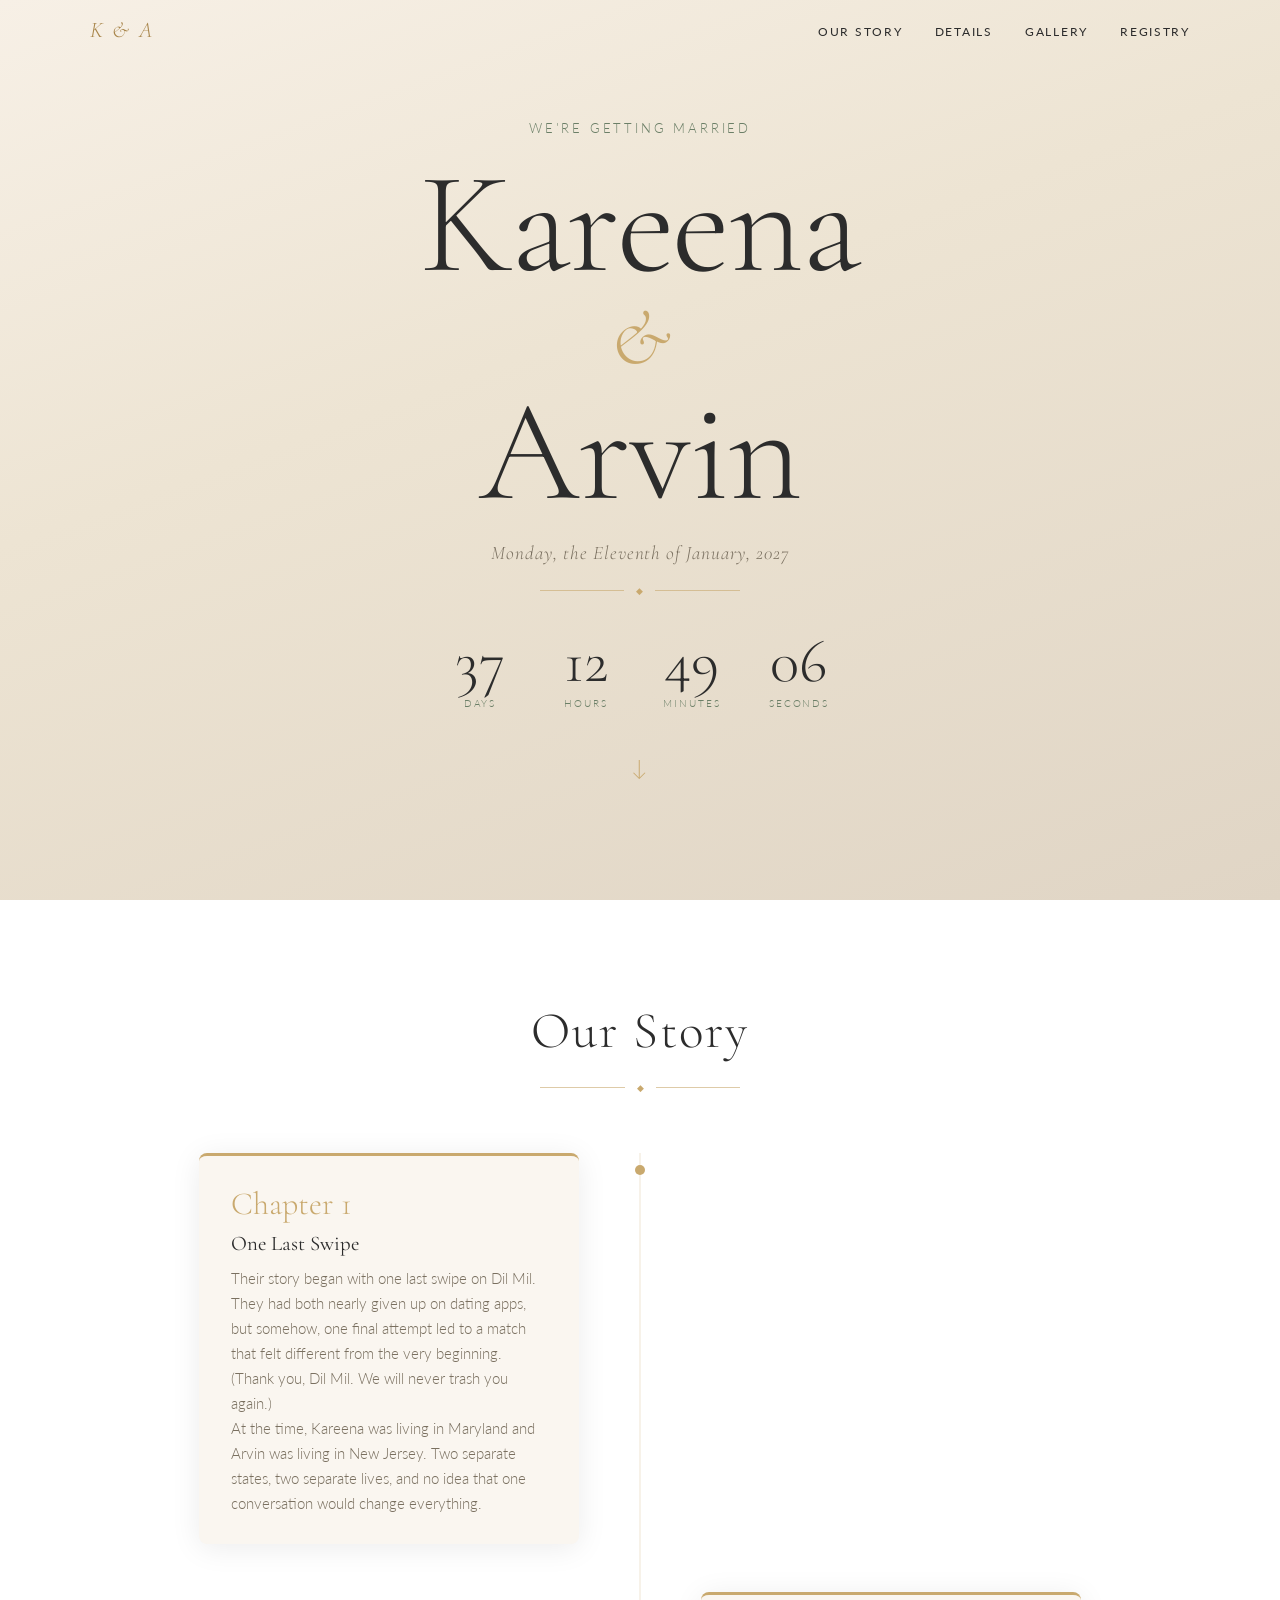
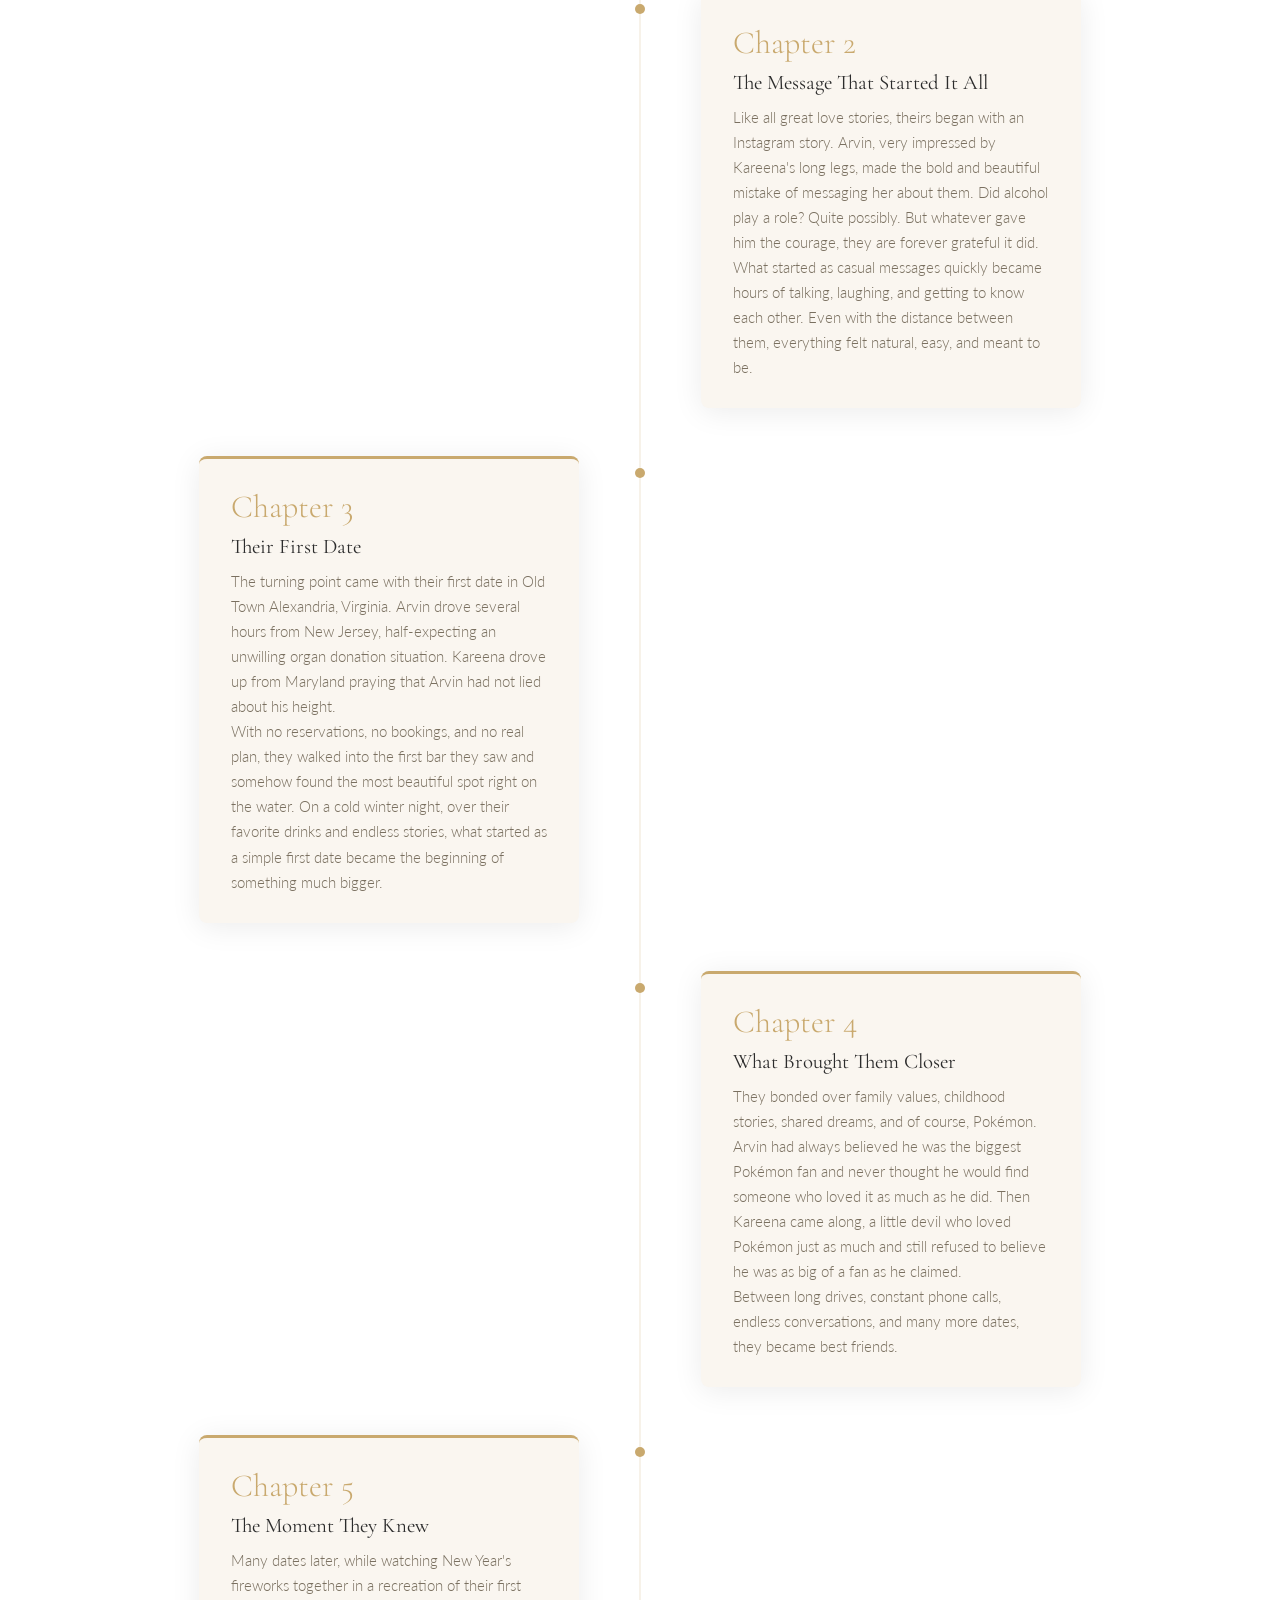
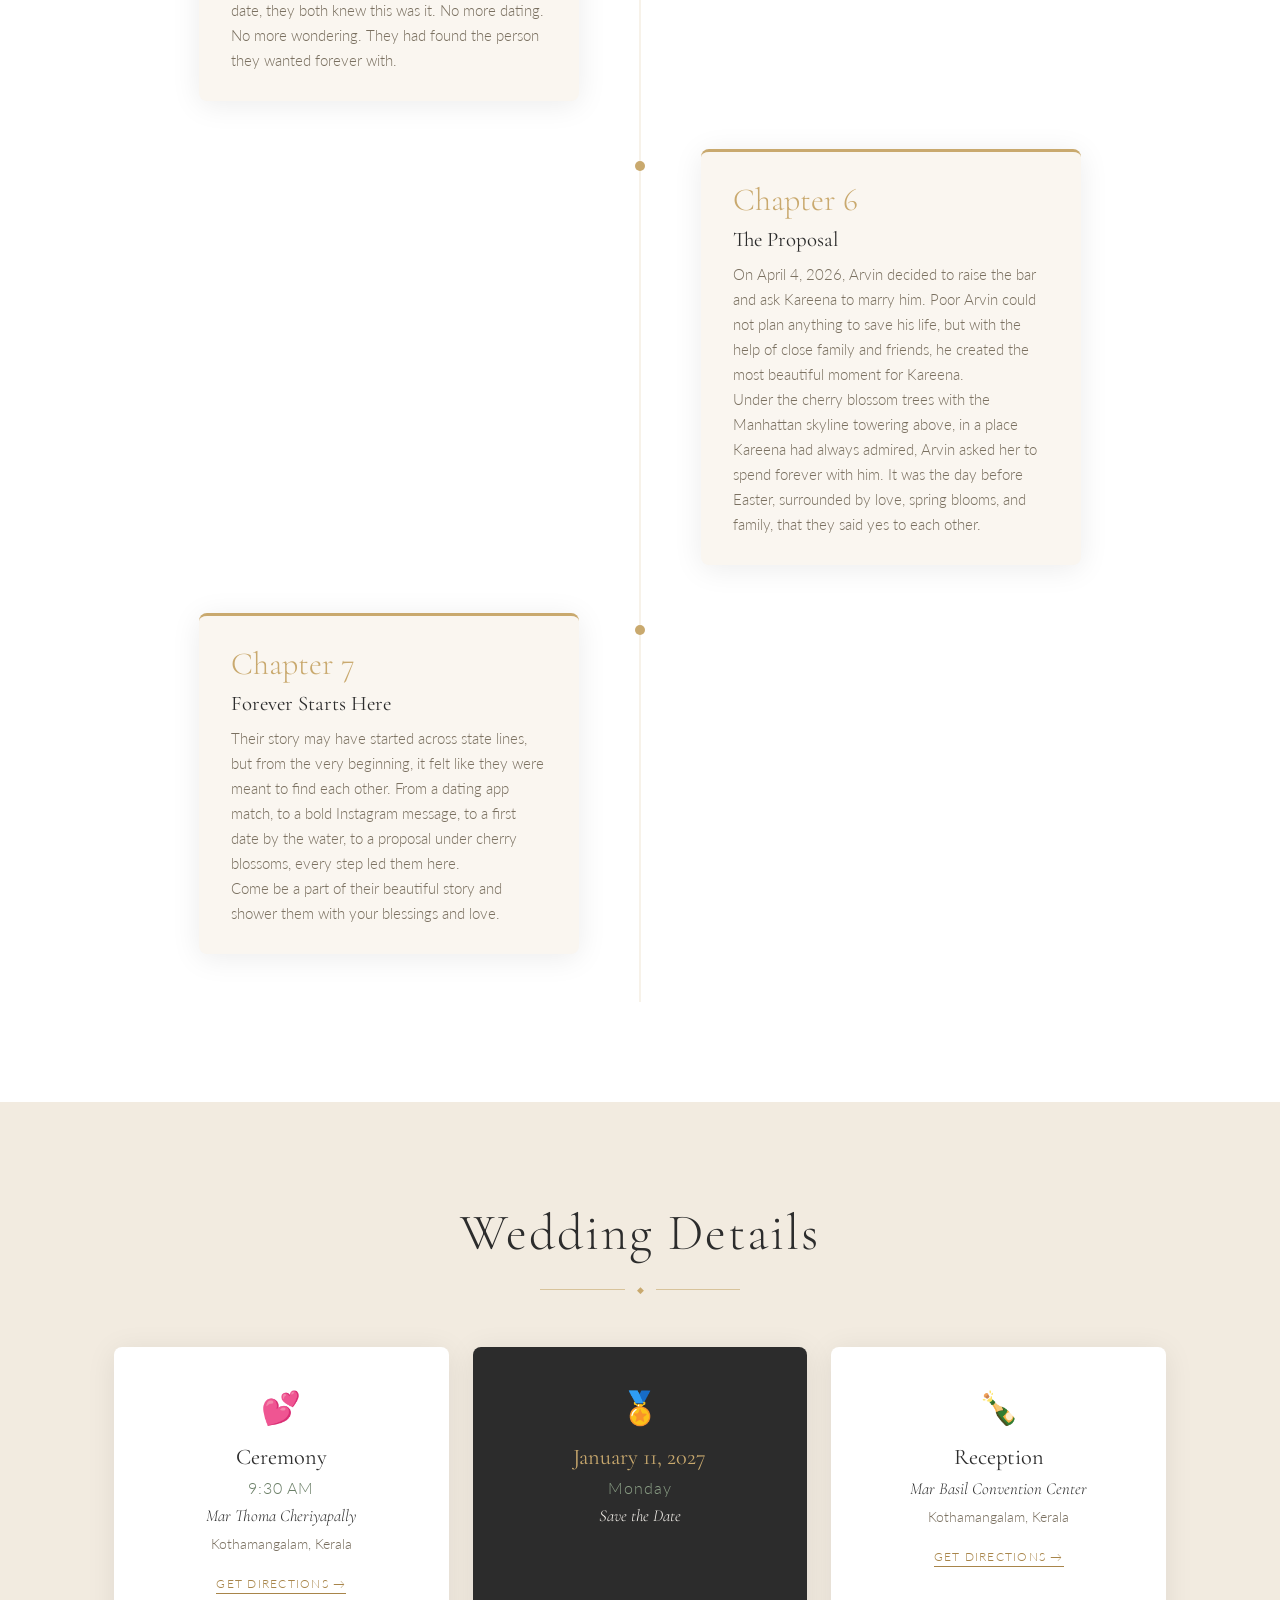
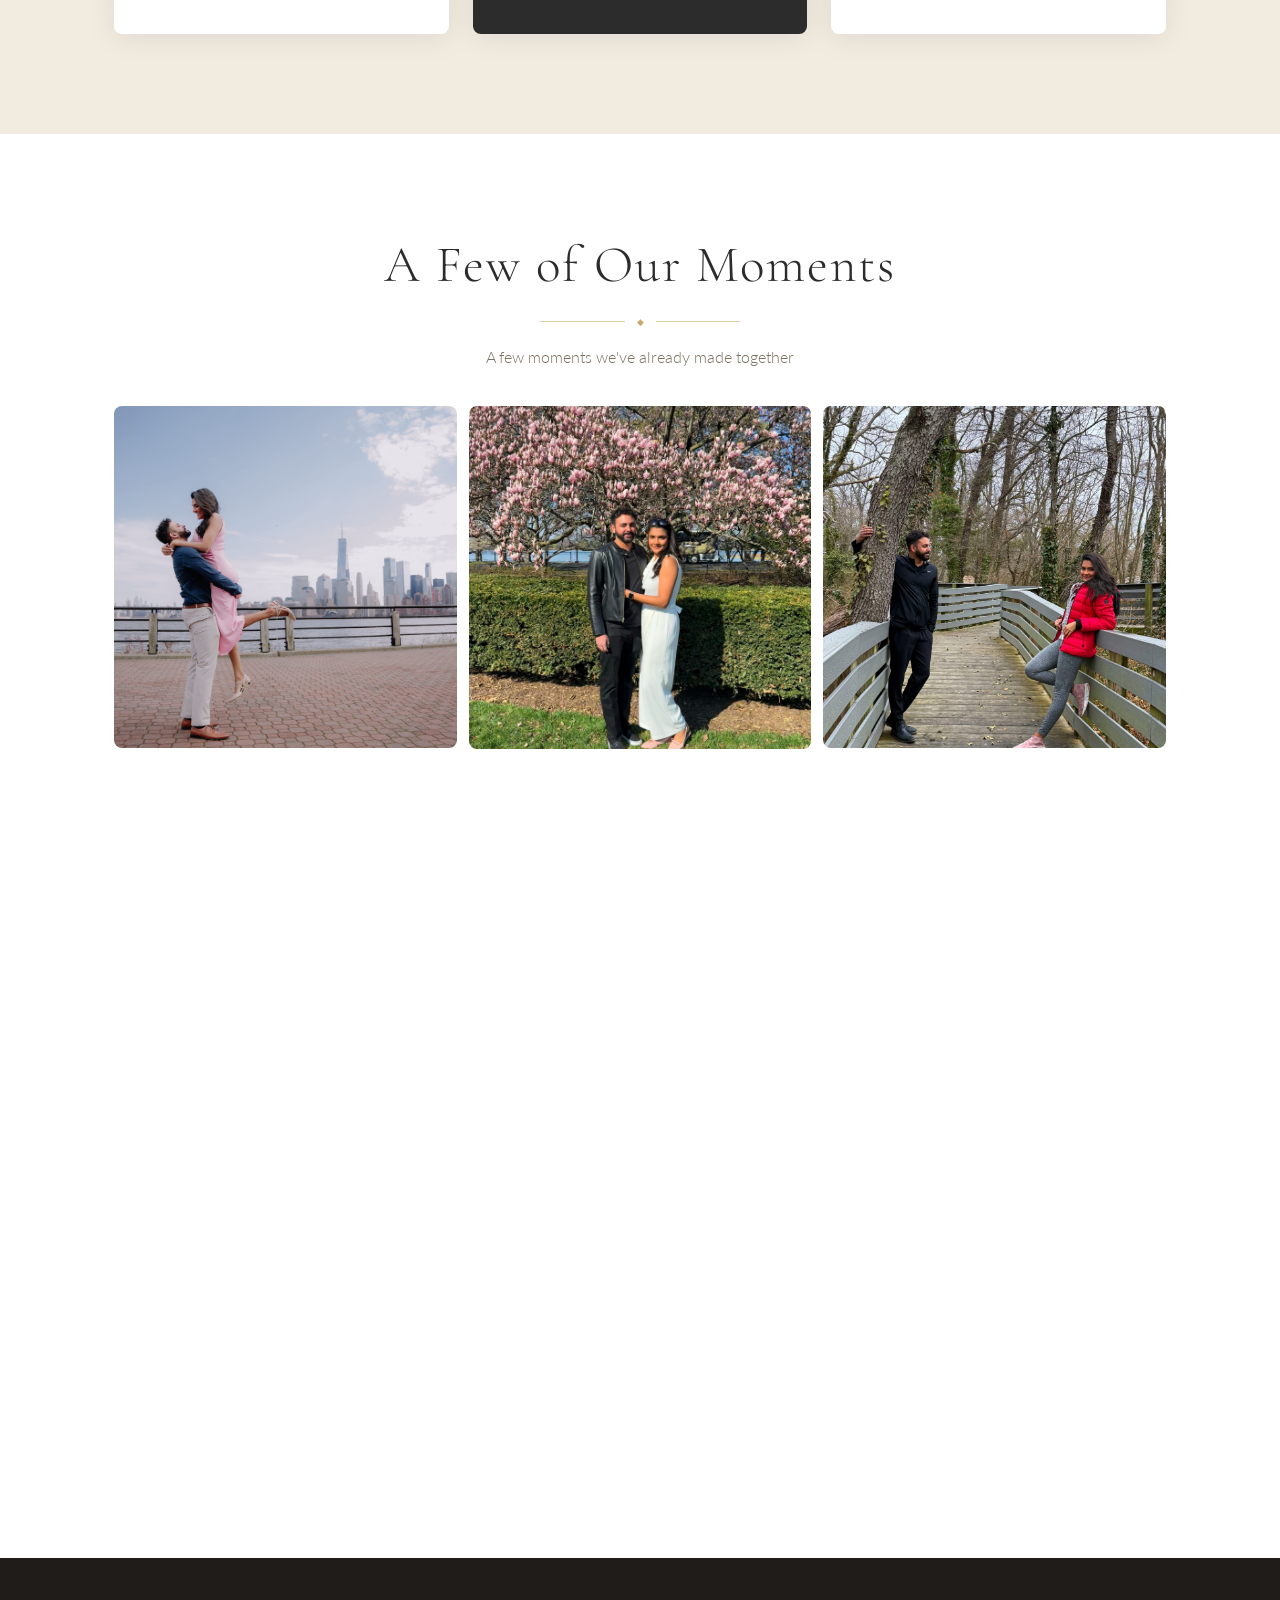
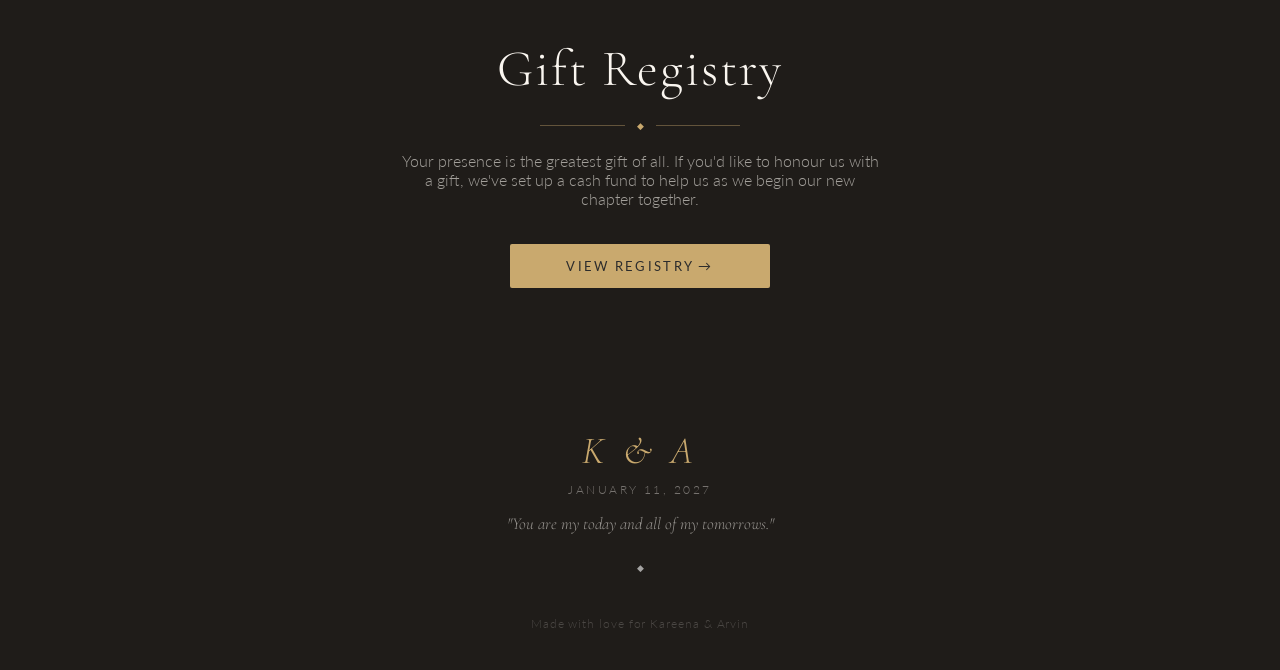
<file: index.html>
<!doctype html>
<html lang="en">
  <head>
    <meta charset="UTF-8" />
    <meta name="viewport" content="width=device-width, initial-scale=1.0" />
    <title>Kareena & Arvin — Forever Begins</title>
    <link rel="preconnect" href="https://fonts.googleapis.com" />
    <link rel="preconnect" href="https://fonts.gstatic.com" crossorigin />
    <link
      href="https://fonts.googleapis.com/css2?family=Cormorant+Garamond:ital,wght@0,300;0,400;0,600;1,300;1,400&family=Lato:wght@300;400&display=swap"
      rel="stylesheet"
    />
    <link rel="stylesheet" href="styles.css" />
  </head>
  <body>
    <!-- Navigation -->
    <nav id="navbar">
      <div class="nav-inner">
        <span class="nav-monogram">K &amp; A</span>
        <ul class="nav-links">
          <li><a href="#story">Our Story</a></li>
          <li><a href="#details">Details</a></li>
          <li><a href="#gallery">Gallery</a></li>
          <li><a href="#registry">Registry</a></li>
          <!-- <li id="nav-rsvp"><a href="rsvp.html">RSVP</a></li> -->
        </ul>
      </div>
    </nav>

    <!-- Hero -->
    <section id="hero">
      <div class="petals" aria-hidden="true" id="petals"></div>
      <div class="hero-content">
        <p class="hero-pre">We're getting married</p>
        <h1 class="hero-names">Kareena<span class="amp">&amp;</span>Arvin</h1>
        <p class="hero-date">Monday, the Eleventh of January, 2027</p>
        <div class="divider">
          <span></span><span class="diamond">◆</span><span></span>
        </div>
        <div class="countdown" id="countdown">
          <div class="count-block">
            <span class="count-num" id="days">--</span
            ><span class="count-label">Days</span>
          </div>
          <div class="count-block">
            <span class="count-num" id="hours">--</span
            ><span class="count-label">Hours</span>
          </div>
          <div class="count-block">
            <span class="count-num" id="minutes">--</span
            ><span class="count-label">Minutes</span>
          </div>
          <div class="count-block">
            <span class="count-num" id="seconds">--</span
            ><span class="count-label">Seconds</span>
          </div>
        </div>
        <a href="#story" class="scroll-cue" aria-label="Scroll down">&#8595;</a>
      </div>
    </section>

    <!-- Our Story -->
    <section id="story">
      <div class="container">
        <h2 class="section-title">Our Story</h2>
        <div class="divider">
          <span></span><span class="diamond">◆</span><span></span>
        </div>
        <div class="timeline">
          <div class="timeline-item left">
            <div class="timeline-card">
              <span class="timeline-year">Chapter 1</span>
              <h3>One Last Swipe</h3>
              <p>
                Their story began with one last swipe on Dil Mil. They had both
                nearly given up on dating apps, but somehow, one final attempt
                led to a match that felt different from the very beginning.
                (Thank you, Dil Mil. We will never trash you again.)
              </p>
              <p>
                At the time, Kareena was living in Maryland and Arvin was living
                in New Jersey. Two separate states, two separate lives, and no
                idea that one conversation would change everything.
              </p>
            </div>
          </div>
          <div class="timeline-item right">
            <div class="timeline-card">
              <span class="timeline-year">Chapter 2</span>
              <h3>The Message That Started It All</h3>
              <p>
                Like all great love stories, theirs began with an Instagram
                story. Arvin, very impressed by Kareena's long legs, made the
                bold and beautiful mistake of messaging her about them. Did
                alcohol play a role? Quite possibly. But whatever gave him the
                courage, they are forever grateful it did.
              </p>
              <p>
                What started as casual messages quickly became hours of talking,
                laughing, and getting to know each other. Even with the distance
                between them, everything felt natural, easy, and meant to be.
              </p>
            </div>
          </div>
          <div class="timeline-item left">
            <div class="timeline-card">
              <span class="timeline-year">Chapter 3</span>
              <h3>Their First Date</h3>
              <p>
                The turning point came with their first date in Old Town
                Alexandria, Virginia. Arvin drove several hours from New Jersey,
                half-expecting an unwilling organ donation situation. Kareena
                drove up from Maryland praying that Arvin had not lied about his
                height.
              </p>
              <p>
                With no reservations, no bookings, and no real plan, they walked
                into the first bar they saw and somehow found the most beautiful
                spot right on the water. On a cold winter night, over their
                favorite drinks and endless stories, what started as a simple
                first date became the beginning of something much bigger.
              </p>
            </div>
          </div>
          <div class="timeline-item right">
            <div class="timeline-card">
              <span class="timeline-year">Chapter 4</span>
              <h3>What Brought Them Closer</h3>
              <p>
                They bonded over family values, childhood stories, shared
                dreams, and of course, Pokémon. Arvin had always believed he was
                the biggest Pokémon fan and never thought he would find someone
                who loved it as much as he did. Then Kareena came along, a
                little devil who loved Pokémon just as much and still refused to
                believe he was as big of a fan as he claimed.
              </p>
              <p>
                Between long drives, constant phone calls, endless
                conversations, and many more dates, they became best friends.
              </p>
            </div>
          </div>
          <div class="timeline-item left">
            <div class="timeline-card">
              <span class="timeline-year">Chapter 5</span>
              <h3>The Moment They Knew</h3>
              <p>
                Many dates later, while watching New Year's fireworks together
                in a recreation of their first date, they both knew this was it.
                No more dating. No more wondering. They had found the person
                they wanted forever with.
              </p>
            </div>
          </div>
          <div class="timeline-item right">
            <div class="timeline-card">
              <span class="timeline-year">Chapter 6</span>
              <h3>The Proposal</h3>
              <p>
                On April 4, 2026, Arvin decided to raise the bar and ask Kareena
                to marry him. Poor Arvin could not plan anything to save his
                life, but with the help of close family and friends, he created
                the most beautiful moment for Kareena.
              </p>
              <p>
                Under the cherry blossom trees with the Manhattan skyline
                towering above, in a place Kareena had always admired, Arvin
                asked her to spend forever with him. It was the day before
                Easter, surrounded by love, spring blooms, and family, that they
                said yes to each other.
              </p>
            </div>
          </div>
          <div class="timeline-item left">
            <div class="timeline-card">
              <span class="timeline-year">Chapter 7</span>
              <h3>Forever Starts Here</h3>
              <p>
                Their story may have started across state lines, but from the
                very beginning, it felt like they were meant to find each other.
                From a dating app match, to a bold Instagram message, to a first
                date by the water, to a proposal under cherry blossoms, every
                step led them here.
              </p>
              <p>
                Come be a part of their beautiful story and shower them with
                your blessings and love.
              </p>
            </div>
          </div>
        </div>
      </div>
    </section>

    <!-- Details -->
    <section id="details">
      <div class="container">
        <h2 class="section-title">Wedding Details</h2>
        <div class="divider">
          <span></span><span class="diamond">◆</span><span></span>
        </div>
        <div class="details-grid">
          <div class="detail-card">
            <div class="detail-icon">&#128149;</div>
            <h3>Ceremony</h3>
            <p class="detail-time">9:30 AM</p>
            <p class="detail-venue">Mar Thoma Cheriyapally</p>
            <p class="detail-address">Kothamangalam, Kerala</p>
            <a
              class="detail-link"
              href="https://maps.google.com"
              target="_blank"
              rel="noopener"
              >Get Directions →</a
            >
          </div>

          <div class="detail-card featured">
            <div class="detail-icon">&#127941;</div>
            <h3>January 11, 2027</h3>
            <p class="detail-time">Monday</p>
            <p class="detail-venue">Save the Date</p>
          </div>

          <div class="detail-card">
            <div class="detail-icon">&#127870;</div>
            <h3>Reception</h3>
            <p class="detail-venue">Mar Basil Convention Center</p>
            <p class="detail-address">Kothamangalam, Kerala</p>
            <a
              class="detail-link"
              href="https://maps.google.com"
              target="_blank"
              rel="noopener"
              >Get Directions →</a
            >
          </div>
        </div>

        <!-- <div class="dress-code">
          <h3>Dress Code</h3>
          <p>
            Formal / Black Tie Optional. The colour palette of the wedding is
            <strong>ivory, sage &amp; gold</strong>. We'd love to see you
            dressed beautifully — avoid white and red, please!
          </p>
        </div> -->
      </div>
    </section>

    <!-- Gallery -->
    <section id="gallery">
      <div class="container">
        <h2 class="section-title">A Few of Our Moments</h2>
        <div class="divider">
          <span></span><span class="diamond">◆</span><span></span>
        </div>
        <p class="section-sub">A few moments we've already made together</p>
        <div class="gallery-grid">
          <div class="gallery-item">
            <img src="images/gallery-skyline-lift.jpg" alt="Kareena and Arvin embracing along the waterfront with the Manhattan skyline behind them" loading="lazy" />
          </div>
          <div class="gallery-item">
            <img src="images/gallery-magnolia-1.jpg" alt="Kareena and Arvin standing beneath a blooming magnolia tree" loading="lazy" />
          </div>
          <div class="gallery-item">
            <img src="images/gallery-boardwalk.jpg" alt="Kareena and Arvin on a wooded boardwalk in winter" loading="lazy" />
          </div>
          <div class="gallery-item">
            <img src="images/gallery-family.jpg" alt="Kareena and Arvin celebrating with family" loading="lazy" />
          </div>
          <div class="gallery-item">
            <img src="images/gallery-statue-boat.jpg" alt="Kareena and Arvin embracing on a boat with the Statue of Liberty behind them" loading="lazy" />
          </div>
          <div class="gallery-item">
            <img src="images/gallery-horse-farm.jpg" alt="Kareena and Arvin laughing beside a horse on a sunny farm" loading="lazy" />
          </div>
          <div class="gallery-item">
            <img src="images/gallery-church-steps.jpg" alt="Kareena and Arvin dressed up on the steps of a church" loading="lazy" />
          </div>
          <div class="gallery-item">
            <img src="images/gallery-ballroom-hallway.jpg" alt="Kareena and Arvin embracing in an ornate hallway" loading="lazy" />
          </div>
          <div class="gallery-item">
            <img src="images/gallery-blossom-kiss.jpg" alt="Kareena kissing Arvin under a blooming cherry blossom tree" loading="lazy" />
          </div>
        </div>
      </div>
    </section>

    <!-- Gift Registry -->
    <section id="registry">
      <div class="container registry-container">
        <h2 class="section-title">Gift Registry</h2>
        <div class="divider">
          <span></span><span class="diamond">◆</span><span></span>
        </div>
        <p class="section-sub">
          Your presence is the greatest gift of all. If you'd like to honour us
          with a gift, we've set up a cash fund to help us as we begin our new
          chapter together.
        </p>
        <a
          href="https://www.paypal.com/paypalme/KareenaJoseph96"
          class="btn-registry"
          target="_blank"
          rel="noopener noreferrer"
          >View Registry →</a
        >
      </div>
    </section>

    <!-- Footer -->
    <footer id="footer">
      <p class="footer-monogram">K &amp; A</p>
      <p class="footer-date">January 11, 2027</p>
      <p class="footer-quote">"You are my today and all of my tomorrows."</p>
      <div class="divider light">
        <span></span><span class="diamond">◆</span><span></span>
      </div>
      <p class="footer-credit">Made with love for Kareena &amp; Arvin</p>
    </footer>

    <script src="script.js"></script>
  </body>
</html>
</file>
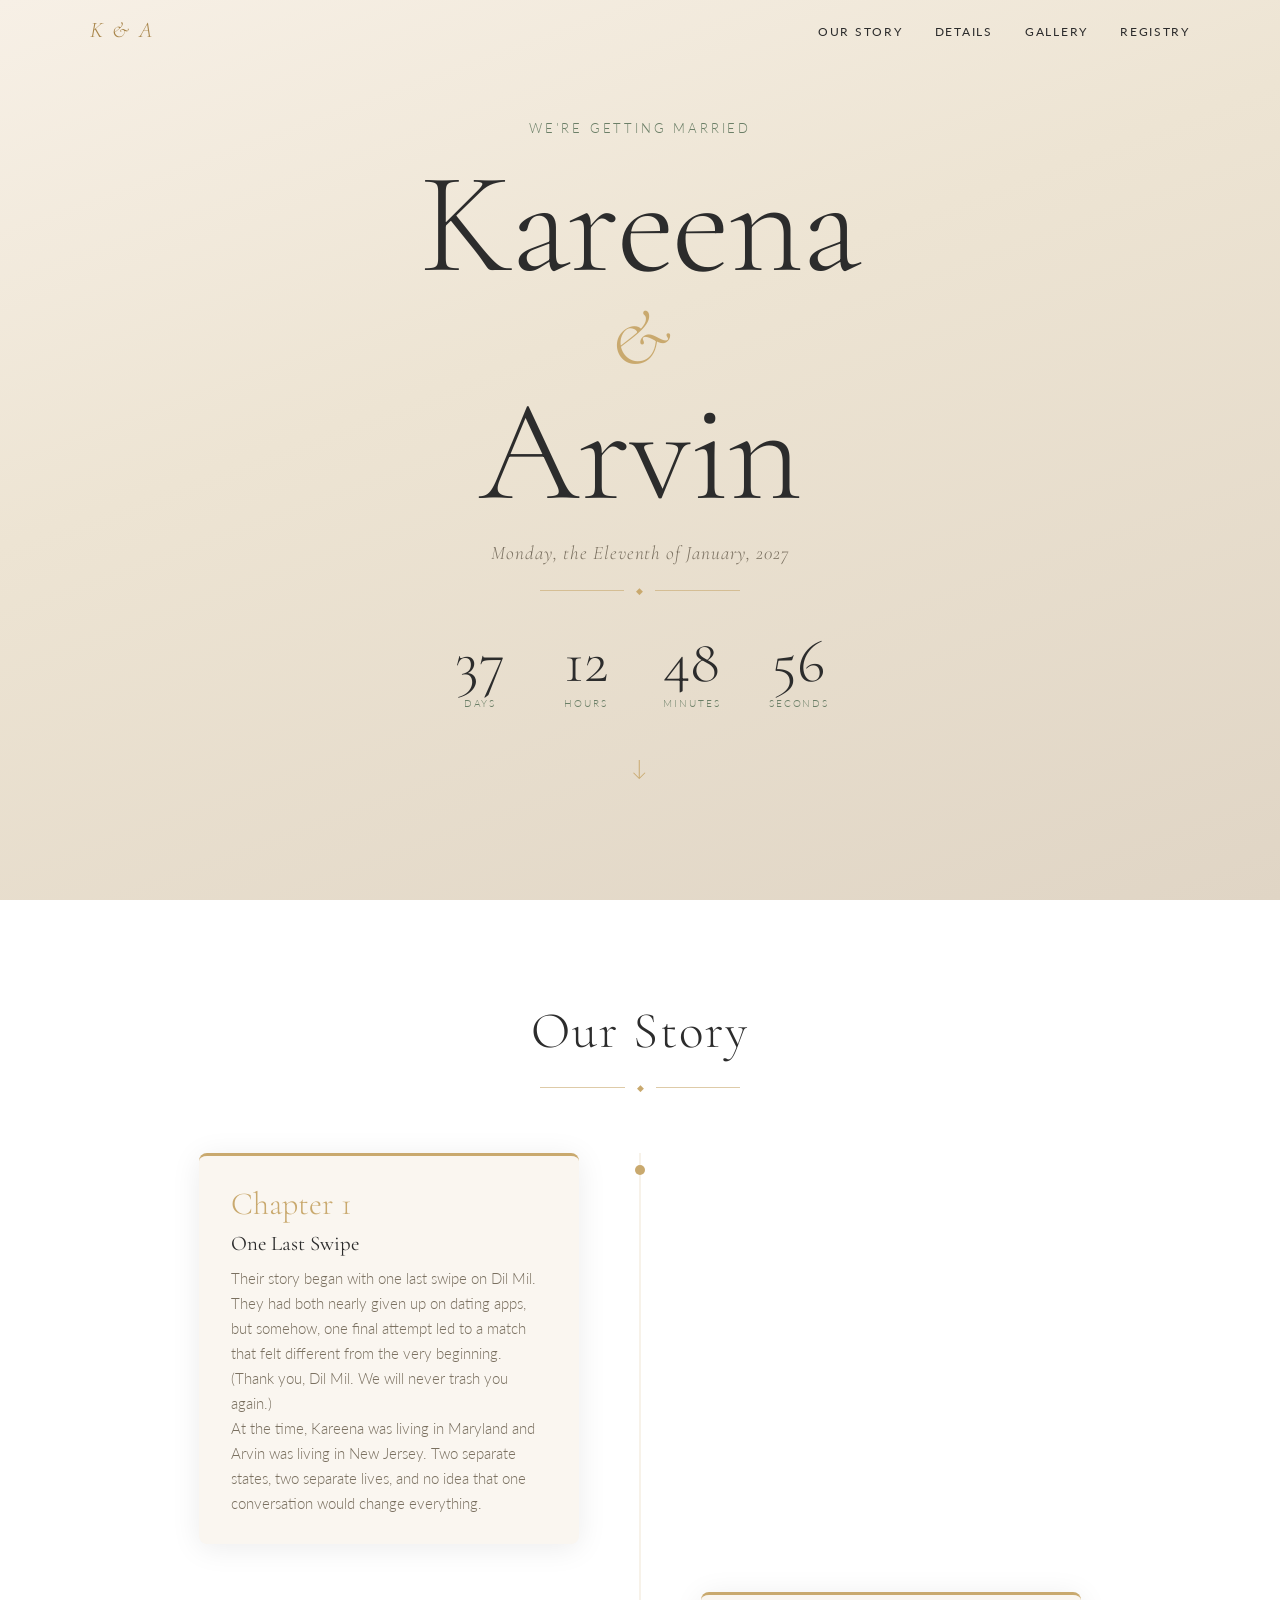
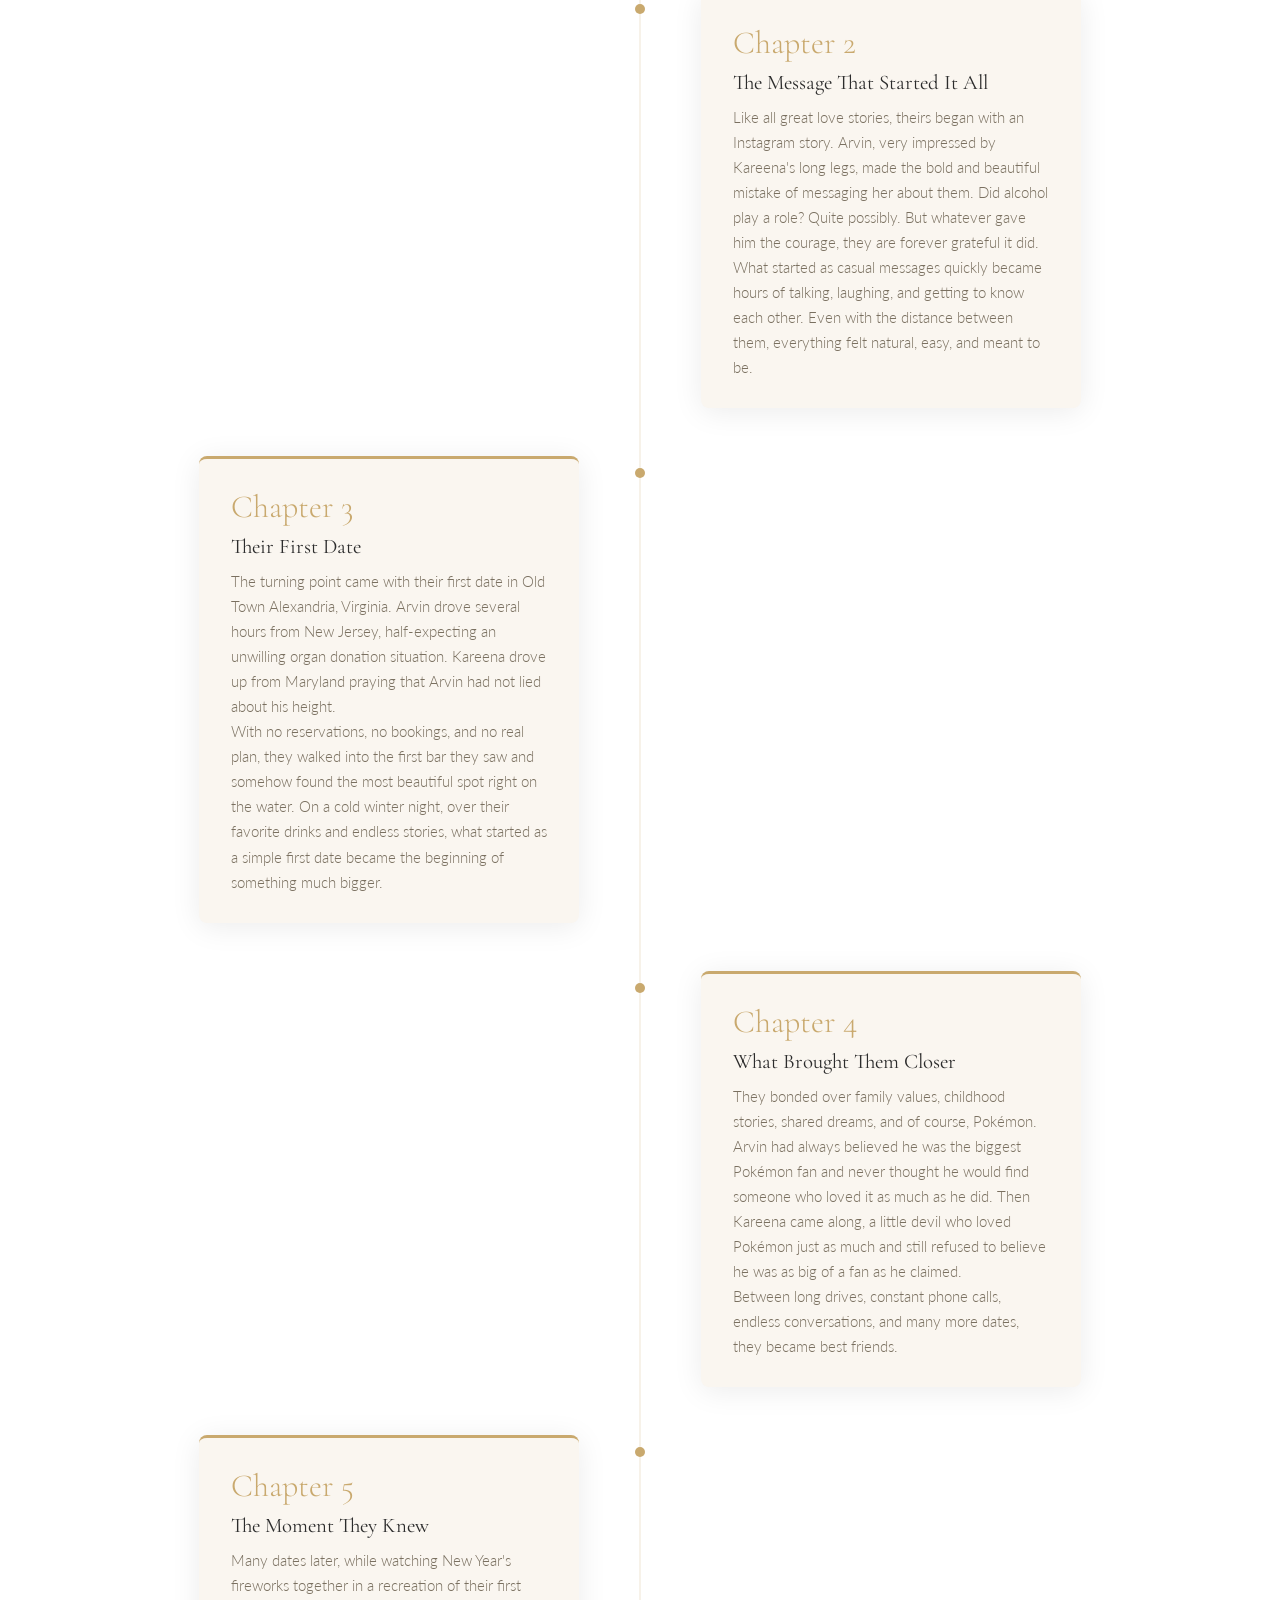
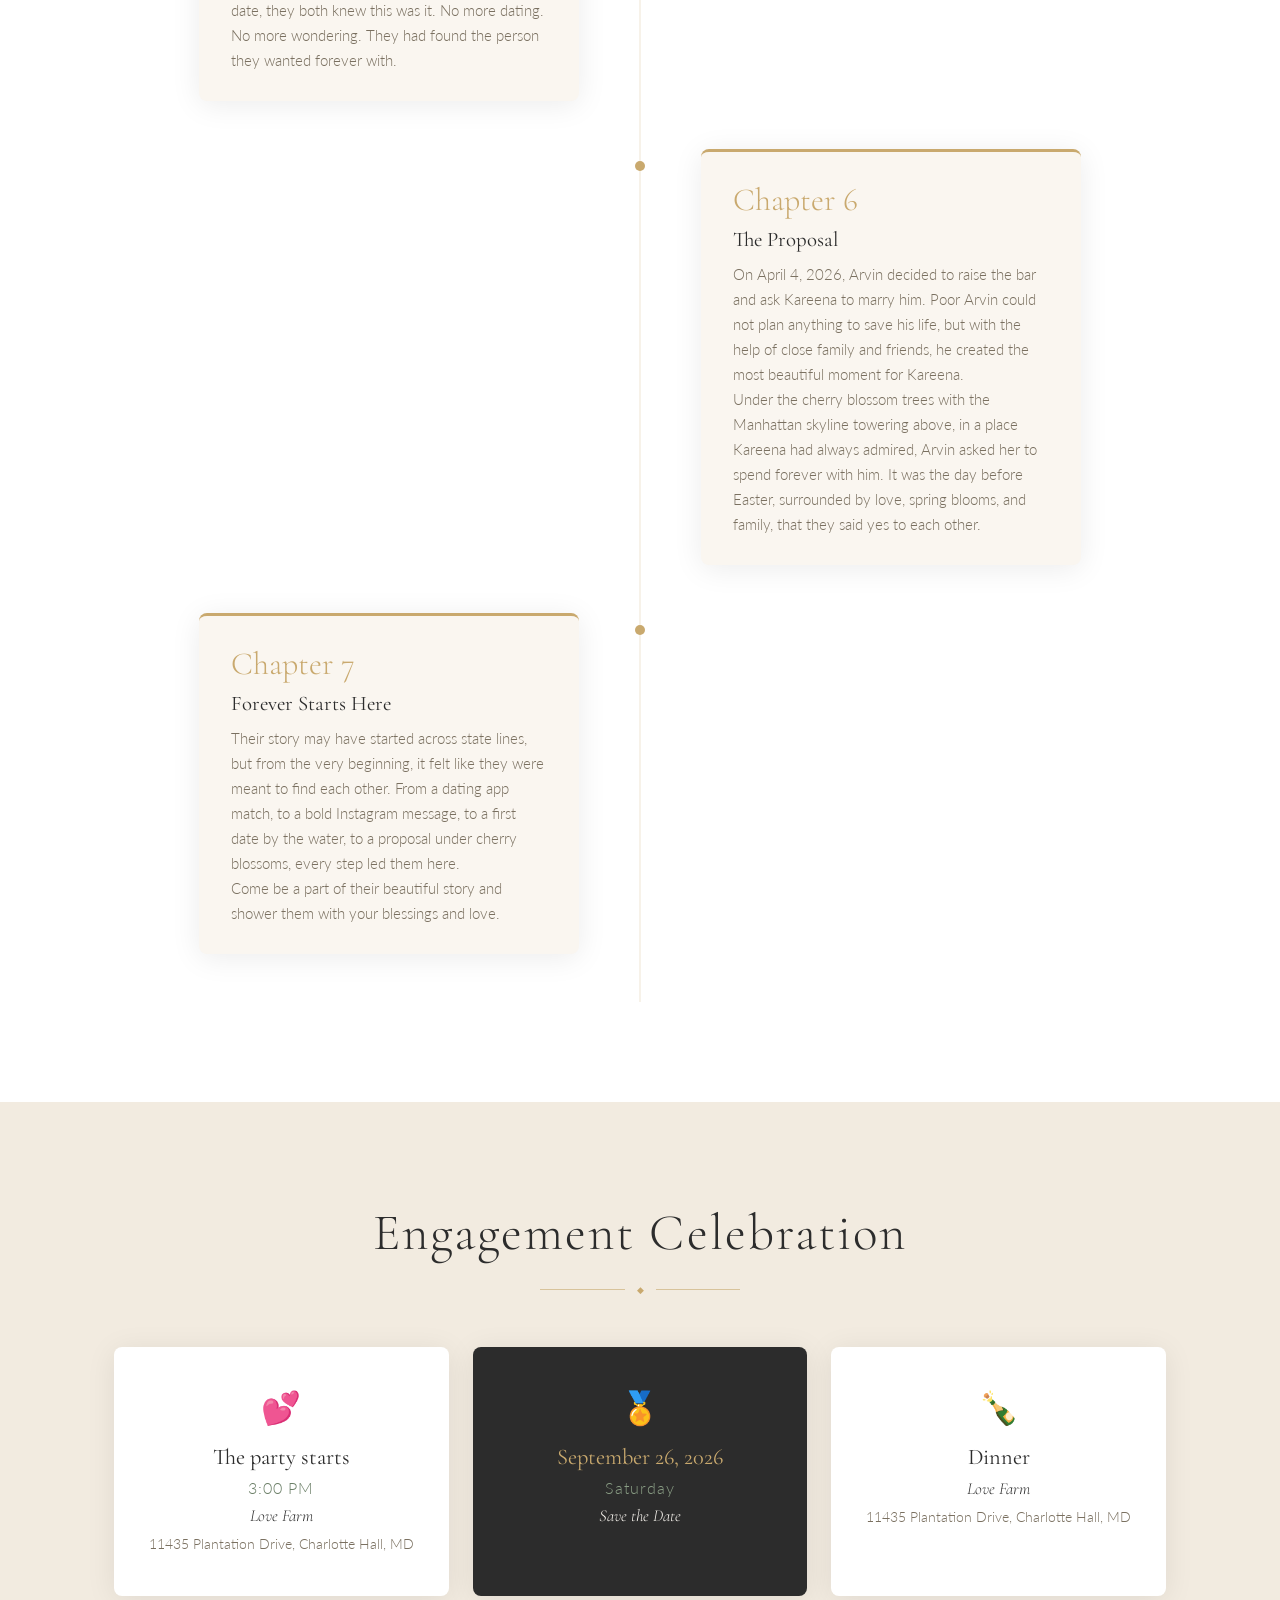
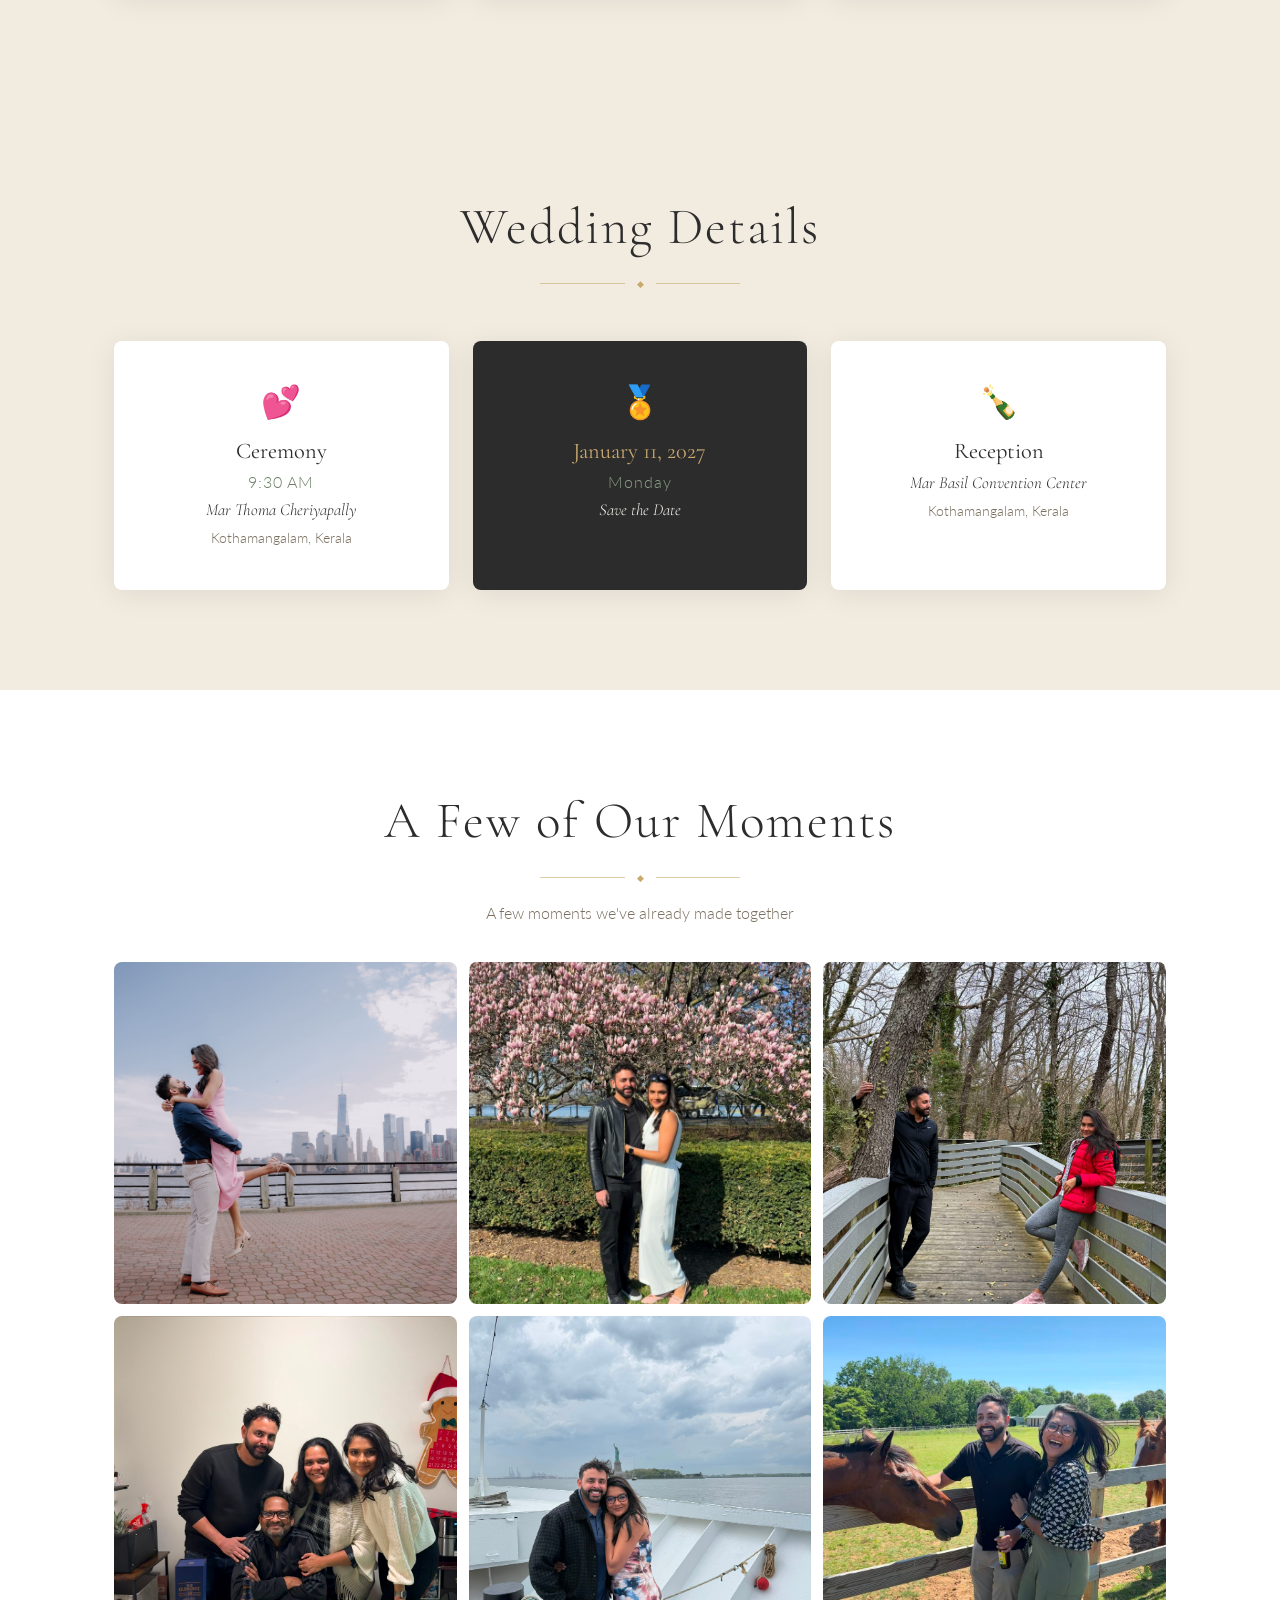
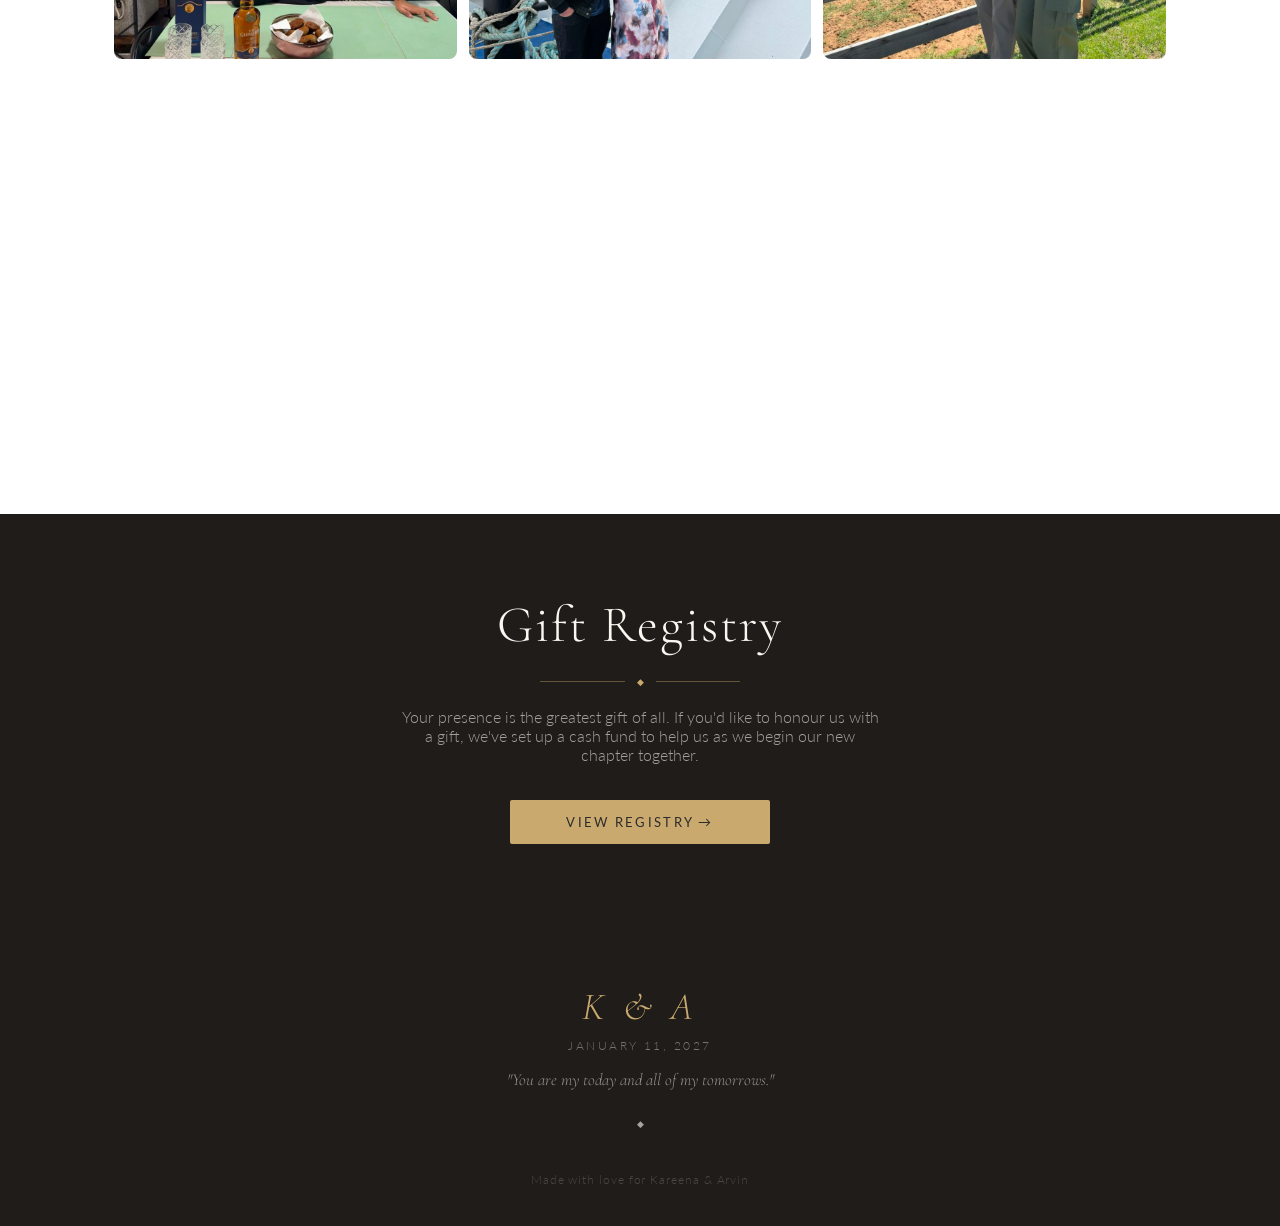
<file: summon/index.html>
<!doctype html>
<html lang="en">
  <head>
    <meta charset="UTF-8" />
    <meta name="viewport" content="width=device-width, initial-scale=1.0" />
    <title>Kareena & Arvin — Forever Begins</title>
    <link rel="preconnect" href="https://fonts.googleapis.com" />
    <link rel="preconnect" href="https://fonts.gstatic.com" crossorigin />
    <link
      href="https://fonts.googleapis.com/css2?family=Cormorant+Garamond:ital,wght@0,300;0,400;0,600;1,300;1,400&family=Lato:wght@300;400&display=swap"
      rel="stylesheet"
    />
    <link rel="stylesheet" href="../styles.css" />
  </head>
  <body>
    <!-- Navigation -->
    <nav id="navbar">
      <div class="nav-inner">
        <span class="nav-monogram">K &amp; A</span>
        <ul class="nav-links">
          <li><a href="#story">Our Story</a></li>
          <li><a href="#details">Details</a></li>
          <li><a href="#gallery">Gallery</a></li>
          <li><a href="#registry">Registry</a></li>
          <!-- RSVP closed <li id="nav-rsvp"><a href="../rsvp.html">RSVP</a></li> -->
        </ul>
      </div>
    </nav>

    <!-- Hero -->
    <section id="hero">
      <div class="petals" aria-hidden="true" id="petals"></div>
      <div class="hero-content">
        <p class="hero-pre">We're getting married</p>
        <h1 class="hero-names">Kareena<span class="amp">&amp;</span>Arvin</h1>
        <p class="hero-date">Monday, the Eleventh of January, 2027</p>
        <div class="divider">
          <span></span><span class="diamond">◆</span><span></span>
        </div>
        <div class="countdown" id="countdown">
          <div class="count-block">
            <span class="count-num" id="days">--</span
            ><span class="count-label">Days</span>
          </div>
          <div class="count-block">
            <span class="count-num" id="hours">--</span
            ><span class="count-label">Hours</span>
          </div>
          <div class="count-block">
            <span class="count-num" id="minutes">--</span
            ><span class="count-label">Minutes</span>
          </div>
          <div class="count-block">
            <span class="count-num" id="seconds">--</span
            ><span class="count-label">Seconds</span>
          </div>
        </div>
        <a href="#story" class="scroll-cue" aria-label="Scroll down">&#8595;</a>
      </div>
    </section>

    <!-- Our Story -->
    <section id="story">
      <div class="container">
        <h2 class="section-title">Our Story</h2>
        <div class="divider">
          <span></span><span class="diamond">◆</span><span></span>
        </div>
        <div class="timeline">
          <div class="timeline-item left">
            <div class="timeline-card">
              <span class="timeline-year">Chapter 1</span>
              <h3>One Last Swipe</h3>
              <p>
                Their story began with one last swipe on Dil Mil. They had both
                nearly given up on dating apps, but somehow, one final attempt
                led to a match that felt different from the very beginning.
                (Thank you, Dil Mil. We will never trash you again.)
              </p>
              <p>
                At the time, Kareena was living in Maryland and Arvin was living
                in New Jersey. Two separate states, two separate lives, and no
                idea that one conversation would change everything.
              </p>
            </div>
          </div>
          <div class="timeline-item right">
            <div class="timeline-card">
              <span class="timeline-year">Chapter 2</span>
              <h3>The Message That Started It All</h3>
              <p>
                Like all great love stories, theirs began with an Instagram
                story. Arvin, very impressed by Kareena's long legs, made the
                bold and beautiful mistake of messaging her about them. Did
                alcohol play a role? Quite possibly. But whatever gave him the
                courage, they are forever grateful it did.
              </p>
              <p>
                What started as casual messages quickly became hours of talking,
                laughing, and getting to know each other. Even with the distance
                between them, everything felt natural, easy, and meant to be.
              </p>
            </div>
          </div>
          <div class="timeline-item left">
            <div class="timeline-card">
              <span class="timeline-year">Chapter 3</span>
              <h3>Their First Date</h3>
              <p>
                The turning point came with their first date in Old Town
                Alexandria, Virginia. Arvin drove several hours from New Jersey,
                half-expecting an unwilling organ donation situation. Kareena
                drove up from Maryland praying that Arvin had not lied about his
                height.
              </p>
              <p>
                With no reservations, no bookings, and no real plan, they walked
                into the first bar they saw and somehow found the most beautiful
                spot right on the water. On a cold winter night, over their
                favorite drinks and endless stories, what started as a simple
                first date became the beginning of something much bigger.
              </p>
            </div>
          </div>
          <div class="timeline-item right">
            <div class="timeline-card">
              <span class="timeline-year">Chapter 4</span>
              <h3>What Brought Them Closer</h3>
              <p>
                They bonded over family values, childhood stories, shared
                dreams, and of course, Pokémon. Arvin had always believed he was
                the biggest Pokémon fan and never thought he would find someone
                who loved it as much as he did. Then Kareena came along, a
                little devil who loved Pokémon just as much and still refused to
                believe he was as big of a fan as he claimed.
              </p>
              <p>
                Between long drives, constant phone calls, endless
                conversations, and many more dates, they became best friends.
              </p>
            </div>
          </div>
          <div class="timeline-item left">
            <div class="timeline-card">
              <span class="timeline-year">Chapter 5</span>
              <h3>The Moment They Knew</h3>
              <p>
                Many dates later, while watching New Year's fireworks together
                in a recreation of their first date, they both knew this was it.
                No more dating. No more wondering. They had found the person
                they wanted forever with.
              </p>
            </div>
          </div>
          <div class="timeline-item right">
            <div class="timeline-card">
              <span class="timeline-year">Chapter 6</span>
              <h3>The Proposal</h3>
              <p>
                On April 4, 2026, Arvin decided to raise the bar and ask Kareena
                to marry him. Poor Arvin could not plan anything to save his
                life, but with the help of close family and friends, he created
                the most beautiful moment for Kareena.
              </p>
              <p>
                Under the cherry blossom trees with the Manhattan skyline
                towering above, in a place Kareena had always admired, Arvin
                asked her to spend forever with him. It was the day before
                Easter, surrounded by love, spring blooms, and family, that they
                said yes to each other.
              </p>
            </div>
          </div>
          <div class="timeline-item left">
            <div class="timeline-card">
              <span class="timeline-year">Chapter 7</span>
              <h3>Forever Starts Here</h3>
              <p>
                Their story may have started across state lines, but from the
                very beginning, it felt like they were meant to find each other.
                From a dating app match, to a bold Instagram message, to a first
                date by the water, to a proposal under cherry blossoms, every
                step led them here.
              </p>
              <p>
                Come be a part of their beautiful story and shower them with
                your blessings and love.
              </p>
            </div>
          </div>
        </div>
      </div>
    </section>

    <!-- Details -->
    <section id="details">
      <div class="container">
        <h2 class="section-title">Engagement Celebration</h2>
        <div class="divider">
          <span></span><span class="diamond">◆</span><span></span>
        </div>
        <div class="details-grid">
          <div class="detail-card">
            <div class="detail-icon">&#128149;</div>
            <h3>The party starts</h3>
            <p class="detail-time">3:00 PM</p>
            <p class="detail-venue">Love Farm</p>
            <p class="detail-address">
              11435 Plantation Drive, Charlotte Hall, MD
            </p>
          </div>

          <div class="detail-card featured">
            <div class="detail-icon">&#127941;</div>
            <h3>September 26, 2026</h3>
            <p class="detail-time">Saturday</p>
            <p class="detail-venue">Save the Date</p>
            <!-- RSVP closed <a class="detail-link" href="../rsvp.html" rel="noopener">RSVP →</a> -->
          </div>

          <div class="detail-card">
            <div class="detail-icon">&#127870;</div>
            <h3>Dinner</h3>
            <p class="detail-venue">Love Farm</p>
            <p class="detail-address">
              11435 Plantation Drive, Charlotte Hall, MD
            </p>
          </div>
        </div>
      </div>
    </section>

    <!-- Details -->
    <section id="details">
      <div class="container">
        <h2 class="section-title">Wedding Details</h2>
        <div class="divider">
          <span></span><span class="diamond">◆</span><span></span>
        </div>
        <div class="details-grid">
          <div class="detail-card">
            <div class="detail-icon">&#128149;</div>
            <h3>Ceremony</h3>
            <p class="detail-time">9:30 AM</p>
            <p class="detail-venue">Mar Thoma Cheriyapally</p>
            <p class="detail-address">Kothamangalam, Kerala</p>
          </div>

          <div class="detail-card featured">
            <div class="detail-icon">&#127941;</div>
            <h3>January 11, 2027</h3>
            <p class="detail-time">Monday</p>
            <p class="detail-venue">Save the Date</p>
          </div>

          <div class="detail-card">
            <div class="detail-icon">&#127870;</div>
            <h3>Reception</h3>
            <p class="detail-venue">Mar Basil Convention Center</p>
            <p class="detail-address">Kothamangalam, Kerala</p>
          </div>
        </div>

        <!-- <div class="dress-code">
          <h3>Dress Code</h3>
          <p>
            Formal / Black Tie Optional. The colour palette of the wedding is
            <strong>ivory, sage &amp; gold</strong>. We'd love to see you
            dressed beautifully — avoid white and red, please!
          </p>
        </div> -->
      </div>
    </section>

    <!-- Gallery -->
    <section id="gallery">
      <div class="container">
        <h2 class="section-title">A Few of Our Moments</h2>
        <div class="divider">
          <span></span><span class="diamond">◆</span><span></span>
        </div>
        <p class="section-sub">A few moments we've already made together</p>
        <div class="gallery-grid">
          <div class="gallery-item">
            <img src="../images/gallery-skyline-lift.jpg" alt="Kareena and Arvin embracing along the waterfront with the Manhattan skyline behind them" loading="lazy" />
          </div>
          <div class="gallery-item">
            <img src="../images/gallery-magnolia-1.jpg" alt="Kareena and Arvin standing beneath a blooming magnolia tree" loading="lazy" />
          </div>
          <div class="gallery-item">
            <img src="../images/gallery-boardwalk.jpg" alt="Kareena and Arvin on a wooded boardwalk in winter" loading="lazy" />
          </div>
          <div class="gallery-item">
            <img src="../images/gallery-family.jpg" alt="Kareena and Arvin celebrating with family" loading="lazy" />
          </div>
          <div class="gallery-item">
            <img src="../images/gallery-statue-boat.jpg" alt="Kareena and Arvin embracing on a boat with the Statue of Liberty behind them" loading="lazy" />
          </div>
          <div class="gallery-item">
            <img src="../images/gallery-horse-farm.jpg" alt="Kareena and Arvin laughing beside a horse on a sunny farm" loading="lazy" />
          </div>
          <div class="gallery-item">
            <img src="../images/gallery-church-steps.jpg" alt="Kareena and Arvin dressed up on the steps of a church" loading="lazy" />
          </div>
          <div class="gallery-item">
            <img src="../images/gallery-ballroom-hallway.jpg" alt="Kareena and Arvin embracing in an ornate hallway" loading="lazy" />
          </div>
          <div class="gallery-item">
            <img src="../images/gallery-blossom-kiss.jpg" alt="Kareena kissing Arvin under a blooming cherry blossom tree" loading="lazy" />
          </div>
        </div>
      </div>
    </section>

    <!-- Gift Registry -->
    <section id="registry">
      <div class="container registry-container">
        <h2 class="section-title">Gift Registry</h2>
        <div class="divider">
          <span></span><span class="diamond">◆</span><span></span>
        </div>
        <p class="section-sub">
          Your presence is the greatest gift of all. If you'd like to honour us
          with a gift, we've set up a cash fund to help us as we begin our new
          chapter together.
        </p>
        <a
          href="https://www.paypal.com/paypalme/KareenaJoseph96"
          class="btn-registry"
          target="_blank"
          rel="noopener noreferrer"
          >View Registry →</a
        >
      </div>
    </section>

    <!-- Footer -->
    <footer id="footer">
      <p class="footer-monogram">K &amp; A</p>
      <p class="footer-date">January 11, 2027</p>
      <p class="footer-quote">"You are my today and all of my tomorrows."</p>
      <div class="divider light">
        <span></span><span class="diamond">◆</span><span></span>
      </div>
      <p class="footer-credit">Made with love for Kareena &amp; Arvin</p>
    </footer>

    <script src="../script.js"></script>
  </body>
</html>
</file>
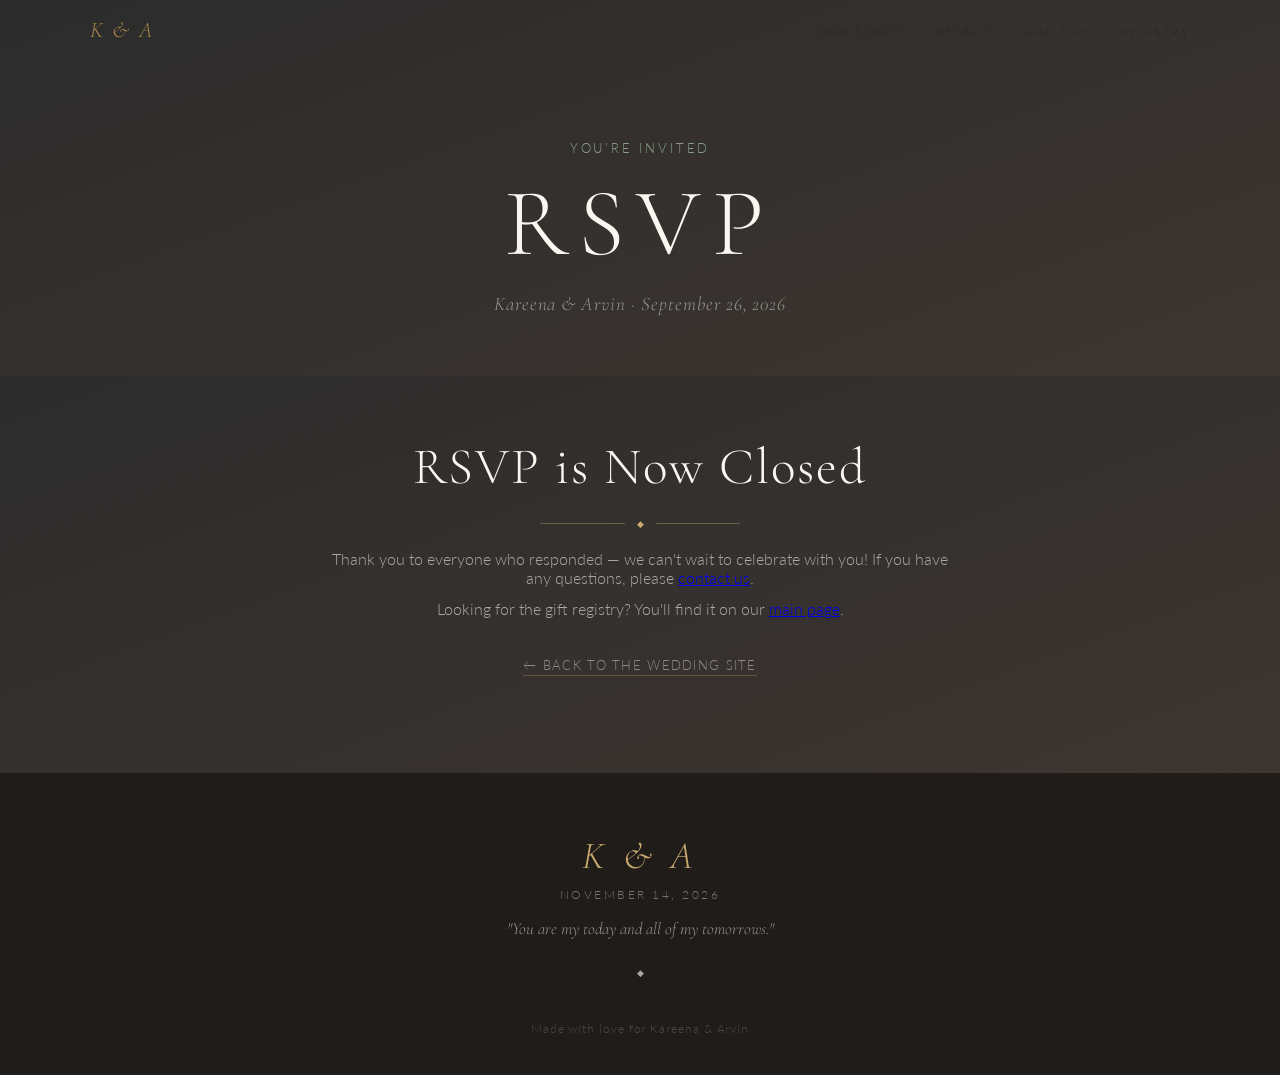
<file: rsvp.html>
<!doctype html>
<html lang="en">
  <head>
    <meta charset="UTF-8" />
    <meta name="viewport" content="width=device-width, initial-scale=1.0" />
    <title>RSVP — Kareena &amp; Arvin</title>
    <link rel="preconnect" href="https://fonts.googleapis.com" />
    <link rel="preconnect" href="https://fonts.gstatic.com" crossorigin />
    <link
      href="https://fonts.googleapis.com/css2?family=Cormorant+Garamond:ital,wght@0,300;0,400;0,600;1,300;1,400&family=Lato:wght@300;400&display=swap"
      rel="stylesheet"
    />
    <link rel="stylesheet" href="styles.css" />
  </head>
  <body class="rsvp-page">
    <!-- Navigation -->
    <nav id="navbar" class="scrolled">
      <div class="nav-inner">
        <a href="index.html" class="nav-monogram">K &amp; A</a>
        <ul class="nav-links">
          <li><a href="index.html#story">Our Story</a></li>
          <li><a href="index.html#details">Details</a></li>
          <li><a href="index.html#gallery">Gallery</a></li>
          <li><a href="index.html#registry">Registry</a></li>
        </ul>
      </div>
    </nav>

    <!-- RSVP Hero Banner -->
    <div class="rsvp-banner">
      <p class="hero-pre">You're invited</p>
      <h1 class="rsvp-banner-title">RSVP</h1>
      <p class="hero-date">Kareena &amp; Arvin · September 26, 2026</p>
    </div>

    <!-- RSVP Closed -->
    <section id="rsvp">
      <div class="container rsvp-container">
        <h2 class="section-title">RSVP is Now Closed</h2>
        <div class="divider">
          <span></span><span class="diamond">◆</span><span></span>
        </div>
        <p class="section-sub">
          Thank you to everyone who responded — we can't wait to celebrate
          with you! If you have any questions, please
          <a href="mailto:kareena.arvin2027@gmail.com">contact us</a>.
        </p>
        <p class="section-sub">
          Looking for the gift registry? You'll find it on our
          <a href="index.html#registry">main page</a>.
        </p>

        <p class="rsvp-back">
          <a href="../summon">← Back to the wedding site</a>
        </p>
      </div>
    </section>

    <!-- Footer -->
    <footer id="footer">
      <p class="footer-monogram">K &amp; A</p>
      <p class="footer-date">November 14, 2026</p>
      <p class="footer-quote">"You are my today and all of my tomorrows."</p>
      <div class="divider light">
        <span></span><span class="diamond">◆</span><span></span>
      </div>
      <p class="footer-credit">Made with love for Kareena &amp; Arvin</p>
    </footer>

    <script src="script.js"></script>
  </body>
</html>
</file>
<file: styles.css>
/* ===== Variables ===== */
:root {
  --ivory:     #faf6f0;
  --cream:     #f2ebe0;
  --sage:      #8a9e85;
  --sage-dark: #6b7f67;
  --gold:      #c9a96e;
  --gold-dark: #a8854a;
  --charcoal:  #2c2c2c;
  --muted:     #7a7060;
  --white:     #ffffff;
  --radius:    8px;
  --shadow:    0 4px 30px rgba(0,0,0,0.08);
  --transition: 0.3s ease;
  --font-serif: 'Cormorant Garamond', Georgia, serif;
  --font-sans:  'Lato', sans-serif;
}

/* ===== Reset ===== */
*, *::before, *::after { box-sizing: border-box; margin: 0; padding: 0; }
html { scroll-behavior: smooth; }
body {
  font-family: var(--font-sans);
  font-weight: 300;
  color: var(--charcoal);
  background: var(--ivory);
  overflow-x: hidden;
}

/* ===== Utility ===== */
.container {
  max-width: 1100px;
  margin: 0 auto;
  padding: 0 24px;
}
.section-title {
  font-family: var(--font-serif);
  font-size: clamp(2rem, 5vw, 3.2rem);
  font-weight: 300;
  text-align: center;
  color: var(--charcoal);
  letter-spacing: 0.04em;
}
.section-sub {
  text-align: center;
  color: var(--muted);
  font-size: 1rem;
  margin-top: 12px;
}
.divider {
  display: flex;
  align-items: center;
  gap: 12px;
  margin: 20px auto;
  max-width: 200px;
}
.divider span:first-child,
.divider span:last-child {
  flex: 1;
  height: 1px;
  background: var(--gold);
  opacity: 0.6;
}
.divider .diamond {
  color: var(--gold);
  font-size: 0.55rem;
  flex: none;
}
.divider.light span:first-child,
.divider.light span:last-child { background: rgba(255,255,255,0.4); }
.divider.light .diamond { color: rgba(255,255,255,0.6); }

/* ===== Navbar ===== */
#navbar {
  position: fixed;
  top: 0; left: 0; right: 0;
  z-index: 100;
  padding: 16px 24px;
  transition: background var(--transition), box-shadow var(--transition);
}
#navbar.scrolled {
  background: rgba(250, 246, 240, 0.97);
  box-shadow: 0 2px 20px rgba(0,0,0,0.06);
  backdrop-filter: blur(8px);
}
.nav-inner {
  max-width: 1100px;
  margin: 0 auto;
  display: flex;
  align-items: center;
  justify-content: space-between;
}
.nav-monogram {
  font-family: var(--font-serif);
  font-size: 1.4rem;
  font-style: italic;
  color: var(--gold-dark);
  letter-spacing: 0.1em;
}
.nav-links {
  list-style: none;
  display: flex;
  gap: 32px;
}
.nav-links a {
  font-family: var(--font-sans);
  font-size: 0.78rem;
  font-weight: 400;
  letter-spacing: 0.14em;
  text-transform: uppercase;
  text-decoration: none;
  color: var(--charcoal);
  transition: color var(--transition);
}
.nav-links a:hover { color: var(--gold-dark); }

/* ===== Hero ===== */
#hero {
  position: relative;
  min-height: 100vh;
  display: flex;
  align-items: center;
  justify-content: center;
  text-align: center;
  background: linear-gradient(160deg, #f7f0e6 0%, #ede4d3 40%, #e0d5c5 100%);
  overflow: hidden;
}
.hero-content {
  position: relative;
  z-index: 2;
  padding: 24px;
}
.hero-pre {
  font-family: var(--font-sans);
  font-size: 0.8rem;
  letter-spacing: 0.22em;
  text-transform: uppercase;
  color: var(--sage-dark);
  margin-bottom: 20px;
}
.hero-names {
  font-family: var(--font-serif);
  font-size: clamp(3.5rem, 12vw, 9rem);
  font-weight: 300;
  line-height: 0.95;
  color: var(--charcoal);
  letter-spacing: -0.01em;
}
.hero-names .amp {
  display: block;
  font-style: italic;
  font-size: 0.55em;
  color: var(--gold);
  margin: 0.1em 0;
}
.hero-date {
  margin-top: 20px;
  font-family: var(--font-serif);
  font-size: clamp(0.95rem, 2.5vw, 1.2rem);
  font-style: italic;
  color: var(--muted);
  letter-spacing: 0.05em;
}
.countdown {
  display: flex;
  gap: clamp(16px, 4vw, 48px);
  justify-content: center;
  margin-top: 36px;
}
.count-block {
  display: flex;
  flex-direction: column;
  align-items: center;
  gap: 4px;
}
.count-num {
  font-family: var(--font-serif);
  font-size: clamp(2rem, 6vw, 3.8rem);
  font-weight: 300;
  color: var(--charcoal);
  line-height: 1;
  min-width: 2ch;
  text-align: center;
}
.count-label {
  font-size: 0.65rem;
  letter-spacing: 0.18em;
  text-transform: uppercase;
  color: var(--sage-dark);
}
.scroll-cue {
  display: inline-block;
  margin-top: 44px;
  font-size: 1.4rem;
  color: var(--gold);
  text-decoration: none;
  animation: bounce 2s infinite;
}

/* Petals */
.petals { position: absolute; inset: 0; pointer-events: none; overflow: hidden; }
.petal {
  position: absolute;
  top: -30px;
  width: 10px;
  height: 14px;
  border-radius: 50% 0 50% 0;
  opacity: 0;
  animation: fall linear infinite;
}

@keyframes fall {
  0%   { transform: translateY(0) rotate(0deg) scale(0.8); opacity: 0; }
  10%  { opacity: 0.6; }
  90%  { opacity: 0.4; }
  100% { transform: translateY(110vh) rotate(720deg) scale(1); opacity: 0; }
}
@keyframes bounce {
  0%, 100% { transform: translateY(0); }
  50%       { transform: translateY(8px); }
}

/* ===== Story ===== */
#story {
  padding: 100px 0;
  background: var(--white);
}
.timeline {
  position: relative;
  margin-top: 60px;
  padding: 0 20px;
}
.timeline::before {
  content: '';
  position: absolute;
  top: 0; bottom: 0;
  left: 50%;
  width: 1px;
  background: var(--gold);
  opacity: 0.3;
  transform: translateX(-50%);
}
.timeline-item {
  display: flex;
  justify-content: flex-end;
  padding: 0 56% 48px 0;
  position: relative;
}
.timeline-item.right {
  justify-content: flex-start;
  padding: 0 0 48px 56%;
}
.timeline-item::after {
  content: '';
  position: absolute;
  top: 12px;
  left: 50%;
  width: 10px;
  height: 10px;
  background: var(--gold);
  border-radius: 50%;
  transform: translateX(-50%);
}
.timeline-card {
  background: var(--ivory);
  border-radius: var(--radius);
  padding: 28px 32px;
  box-shadow: var(--shadow);
  max-width: 380px;
  border-top: 3px solid var(--gold);
  transition: transform var(--transition);
}
.timeline-card:hover { transform: translateY(-4px); }
.timeline-year {
  font-family: var(--font-serif);
  font-size: 2rem;
  font-weight: 300;
  color: var(--gold);
  display: block;
  margin-bottom: 8px;
}
.timeline-card h3 {
  font-family: var(--font-serif);
  font-size: 1.3rem;
  font-weight: 400;
  margin-bottom: 10px;
  color: var(--charcoal);
}
.timeline-card p {
  font-size: 0.92rem;
  line-height: 1.7;
  color: var(--muted);
}

/* ===== Details ===== */
#details {
  padding: 100px 0;
  background: var(--cream);
}
.details-grid {
  display: grid;
  grid-template-columns: repeat(3, 1fr);
  gap: 24px;
  margin-top: 52px;
}
.detail-card {
  background: var(--white);
  border-radius: var(--radius);
  padding: 40px 28px;
  text-align: center;
  box-shadow: var(--shadow);
  transition: transform var(--transition);
  display: flex;
  flex-direction: column;
  align-items: center;
  gap: 8px;
}
.detail-card:hover { transform: translateY(-4px); }
.detail-card.featured {
  background: var(--charcoal);
  color: var(--ivory);
  transform: translateY(-10px);
}
.detail-card.featured:hover { transform: translateY(-14px); }
.detail-icon { font-size: 2rem; margin-bottom: 8px; }
.detail-card h3 {
  font-family: var(--font-serif);
  font-size: 1.4rem;
  font-weight: 400;
}
.detail-card.featured h3 { color: var(--gold); }
.detail-time {
  font-size: 1rem;
  color: var(--sage-dark);
  letter-spacing: 0.06em;
}
.detail-card.featured .detail-time { color: var(--sage); }
.detail-venue {
  font-family: var(--font-serif);
  font-size: 1.05rem;
  font-style: italic;
  color: var(--charcoal);
}
.detail-card.featured .detail-venue { color: var(--ivory); }
.detail-address {
  font-size: 0.85rem;
  color: var(--muted);
  line-height: 1.6;
  text-align: center;
}
.detail-card.featured .detail-address { color: rgba(250,246,240,0.6); }
.detail-link {
  display: inline-block;
  margin-top: 12px;
  font-size: 0.78rem;
  letter-spacing: 0.1em;
  text-transform: uppercase;
  text-decoration: none;
  color: var(--gold-dark);
  border-bottom: 1px solid var(--gold-dark);
  padding-bottom: 2px;
  transition: opacity var(--transition);
}
.detail-card.featured .detail-link { color: var(--gold); border-color: var(--gold); }
.detail-link:hover { opacity: 0.7; }

.dress-code {
  margin-top: 60px;
  text-align: center;
  max-width: 560px;
  margin-left: auto;
  margin-right: auto;
  background: var(--white);
  border-radius: var(--radius);
  padding: 32px 36px;
  box-shadow: var(--shadow);
}
.dress-code h3 {
  font-family: var(--font-serif);
  font-size: 1.4rem;
  font-weight: 400;
  margin-bottom: 12px;
}
.dress-code p {
  font-size: 0.92rem;
  line-height: 1.7;
  color: var(--muted);
}
.dress-code strong { color: var(--charcoal); font-weight: 400; }

/* ===== Gallery ===== */
#gallery {
  padding: 100px 0;
  background: var(--white);
}
.gallery-grid {
  display: grid;
  grid-template-columns: repeat(3, 1fr);
  gap: 12px;
  margin-top: 40px;
}
.gallery-item { border-radius: var(--radius); overflow: hidden; aspect-ratio: 1; }

.gallery-item img {
  width: 100%;
  height: 100%;
  object-fit: cover;
  display: block;
  transition: transform var(--transition);
}
.gallery-item:hover img { transform: scale(1.05); }

.gallery-placeholder {
  width: 100%;
  height: 100%;
  min-height: 180px;
  background: linear-gradient(135deg, var(--cream) 0%, #ddd5c5 100%);
  display: flex;
  align-items: center;
  justify-content: center;
  font-size: 2rem;
  color: var(--gold);
  opacity: 0.7;
  transition: opacity var(--transition);
}
.gallery-item:hover .gallery-placeholder { opacity: 1; }

/* ===== RSVP ===== */
#rsvp {
  padding: 100px 0;
  background: linear-gradient(160deg, #2c2c2c 0%, #3d3530 100%);
}
#rsvp .section-title { color: var(--ivory); }
#rsvp .section-sub { color: rgba(250,246,240,0.6); }
#rsvp .divider span:first-child,
#rsvp .divider span:last-child { background: var(--gold); opacity: 0.4; }
#rsvp .divider .diamond { color: var(--gold); }
.rsvp-container { max-width: 680px; }

.rsvp-form {
  margin-top: 48px;
  display: flex;
  flex-direction: column;
  gap: 20px;
}
.form-row {
  display: grid;
  grid-template-columns: 1fr 1fr;
  gap: 20px;
}
.form-group {
  display: flex;
  flex-direction: column;
  gap: 6px;
}
.form-group label {
  font-size: 0.75rem;
  letter-spacing: 0.14em;
  text-transform: uppercase;
  color: rgba(250,246,240,0.7);
}
.form-group input,
.form-group select,
.form-group textarea {
  background: rgba(255,255,255,0.06);
  border: 1px solid rgba(201,169,110,0.3);
  border-radius: var(--radius);
  padding: 12px 16px;
  font-family: var(--font-sans);
  font-size: 0.95rem;
  color: var(--ivory);
  outline: none;
  transition: border-color var(--transition);
}
.form-group input::placeholder,
.form-group textarea::placeholder { color: rgba(250,246,240,0.3); }
.form-group input:focus,
.form-group select:focus,
.form-group textarea:focus { border-color: var(--gold); }
.form-group select option { background: #3d3530; color: var(--ivory); }
.form-group textarea { resize: vertical; min-height: 90px; }

.radio-group {
  display: flex;
  gap: 24px;
  flex-wrap: wrap;
}
.radio-label {
  display: flex;
  align-items: center;
  gap: 8px;
  font-size: 0.92rem;
  color: var(--ivory);
  cursor: pointer;
  letter-spacing: normal;
  text-transform: none;
}
.radio-label input[type="radio"] {
  accent-color: var(--gold);
  width: 16px;
  height: 16px;
  cursor: pointer;
}
.optional { color: rgba(250,246,240,0.4); font-size: 0.75em; }

.btn-submit {
  align-self: center;
  margin-top: 8px;
  padding: 14px 56px;
  font-family: var(--font-sans);
  font-size: 0.8rem;
  font-weight: 400;
  letter-spacing: 0.18em;
  text-transform: uppercase;
  color: var(--charcoal);
  background: var(--gold);
  border: none;
  border-radius: 2px;
  cursor: pointer;
  transition: background var(--transition), transform var(--transition);
}
.btn-submit:hover {
  background: var(--gold-dark);
  transform: translateY(-2px);
}
.form-success, .form-error { text-align: center; font-size: 0.92rem; display: none; }
.form-success { color: #a8c9a0; }
.form-error   { color: #e8a09a; }

/* ===== Footer ===== */
#footer {
  padding: 60px 24px 40px;
  background: #1f1c19;
  text-align: center;
  display: flex;
  flex-direction: column;
  align-items: center;
  gap: 8px;
}
.footer-monogram {
  font-family: var(--font-serif);
  font-size: 2.4rem;
  font-style: italic;
  color: var(--gold);
  letter-spacing: 0.12em;
}
.footer-date {
  font-size: 0.78rem;
  letter-spacing: 0.2em;
  text-transform: uppercase;
  color: rgba(250,246,240,0.4);
  margin-bottom: 8px;
}
.footer-quote {
  font-family: var(--font-serif);
  font-style: italic;
  font-size: 1.05rem;
  color: rgba(250,246,240,0.55);
  max-width: 400px;
}
.footer-credit {
  font-size: 0.72rem;
  letter-spacing: 0.08em;
  color: rgba(250,246,240,0.2);
  margin-top: 16px;
}

/* ===== RSVP Page ===== */
.rsvp-page #rsvp { padding-top: 60px; }

.rsvp-banner {
  padding: 140px 24px 60px;
  text-align: center;
  background: linear-gradient(160deg, #2c2c2c 0%, #3d3530 100%);
}
.rsvp-banner-title {
  font-family: var(--font-serif);
  font-size: clamp(3rem, 10vw, 6rem);
  font-weight: 300;
  color: var(--ivory);
  letter-spacing: 0.12em;
  line-height: 1;
  margin: 12px 0 16px;
}
.rsvp-banner .hero-pre { color: var(--sage); }
.rsvp-banner .hero-date { color: rgba(250,246,240,0.5); }

.honeypot { display: none; }
.nav-monogram { text-decoration: none; }
.nav-active { color: var(--gold-dark) !important; }

.rsvp-back {
  text-align: center;
  margin-top: 36px;
}
.rsvp-back a {
  font-size: 0.8rem;
  letter-spacing: 0.1em;
  text-transform: uppercase;
  color: rgba(250,246,240,0.45);
  text-decoration: none;
  border-bottom: 1px solid rgba(201,169,110,0.3);
  padding-bottom: 2px;
  transition: color var(--transition);
}
.rsvp-back a:hover { color: var(--gold); }

/* ===== Registry ===== */
#registry {
  padding: 80px 0;
  background: #1f1c19;
  text-align: center;
}
#registry .section-title { color: var(--ivory); }
#registry .section-sub {
  color: rgba(250,246,240,0.6);
  max-width: 480px;
  margin: 0 auto 36px;
}
#registry .divider span:first-child,
#registry .divider span:last-child { background: var(--gold); opacity: 0.4; }
#registry .divider .diamond { color: var(--gold); }
.registry-container { max-width: 600px; }

.btn-registry {
  display: inline-block;
  padding: 14px 56px;
  font-family: var(--font-sans);
  font-size: 0.8rem;
  font-weight: 400;
  letter-spacing: 0.18em;
  text-transform: uppercase;
  color: var(--charcoal);
  background: var(--gold);
  border-radius: 2px;
  text-decoration: none;
  transition: background var(--transition), transform var(--transition);
}
.btn-registry:hover {
  background: var(--gold-dark);
  transform: translateY(-2px);
}

/* ===== 2-Step RSVP ===== */
@keyframes stepFadeIn {
  from { opacity: 0; transform: translateY(16px); }
  to   { opacity: 1; transform: translateY(0); }
}
.rsvp-step { animation: stepFadeIn 0.4s ease both; }

.step2-greeting {
  font-family: var(--font-serif);
  font-style: italic;
  font-size: 1.6rem;
  color: var(--ivory);
  text-align: center;
  margin-bottom: 4px;
}

#familyCheckboxGroup {
  gap: 12px;
}
#familyCheckboxGroup > label:first-of-type {
  /* The static "Who will be attending?" label */
  font-size: 0.75rem;
  letter-spacing: 0.14em;
  text-transform: uppercase;
  color: rgba(250,246,240,0.7);
  margin-bottom: 4px;
}
.checkbox-label {
  display: flex;
  align-items: center;
  gap: 10px;
  font-size: 0.95rem;
  color: var(--ivory);
  cursor: pointer;
  letter-spacing: normal;
  text-transform: none;
}
.checkbox-label input[type="checkbox"] {
  accent-color: var(--gold);
  width: 16px;
  height: 16px;
  cursor: pointer;
  flex-shrink: 0;
}

.form-actions {
  display: flex;
  flex-direction: column;
  align-items: center;
  gap: 12px;
}
.btn-back {
  background: none;
  border: none;
  font-family: var(--font-sans);
  font-size: 0.78rem;
  letter-spacing: 0.14em;
  text-transform: uppercase;
  color: rgba(250,246,240,0.4);
  cursor: pointer;
  transition: color var(--transition);
  padding: 4px 0;
}
.btn-back:hover { color: var(--gold); }

.form-error a,
.form-error a:visited {
  color: inherit;
  text-decoration: underline;
}

/* ===== Responsive ===== */
@media (max-width: 860px) {
  .details-grid { grid-template-columns: 1fr; max-width: 400px; margin-left: auto; margin-right: auto; }
  .detail-card.featured { transform: none; }
  .detail-card.featured:hover { transform: translateY(-4px); }

  .gallery-grid { grid-template-columns: 1fr 1fr; }

  .timeline::before { left: 20px; }
  .timeline-item,
  .timeline-item.right {
    justify-content: flex-start;
    padding: 0 0 36px 52px;
  }
  .timeline-item::after { left: 20px; }
  .timeline-card { max-width: 100%; }
}

@media (max-width: 600px) {
  .nav-links { display: none; }
  .form-row { grid-template-columns: 1fr; }
  .gallery-grid { grid-template-columns: 1fr; }
  .hero-names { font-size: clamp(3rem, 18vw, 5.5rem); }
}
</file>
